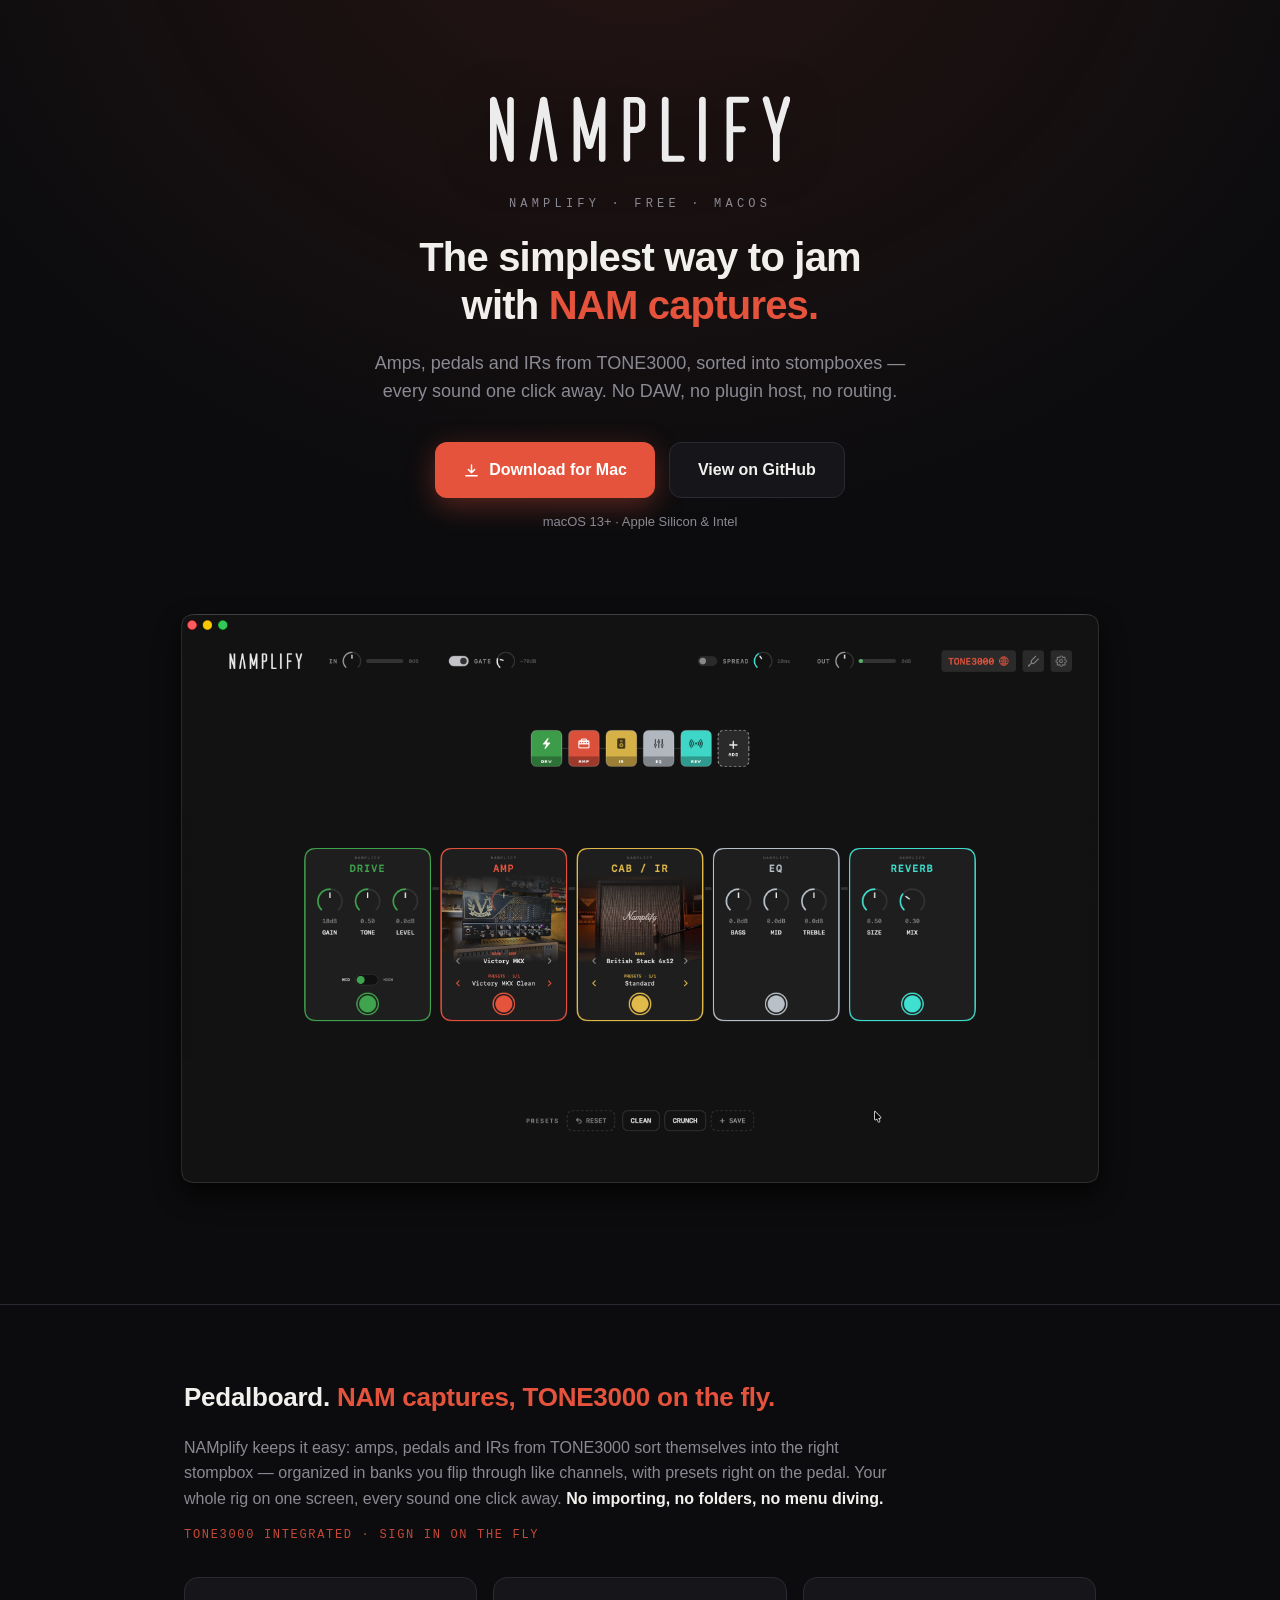
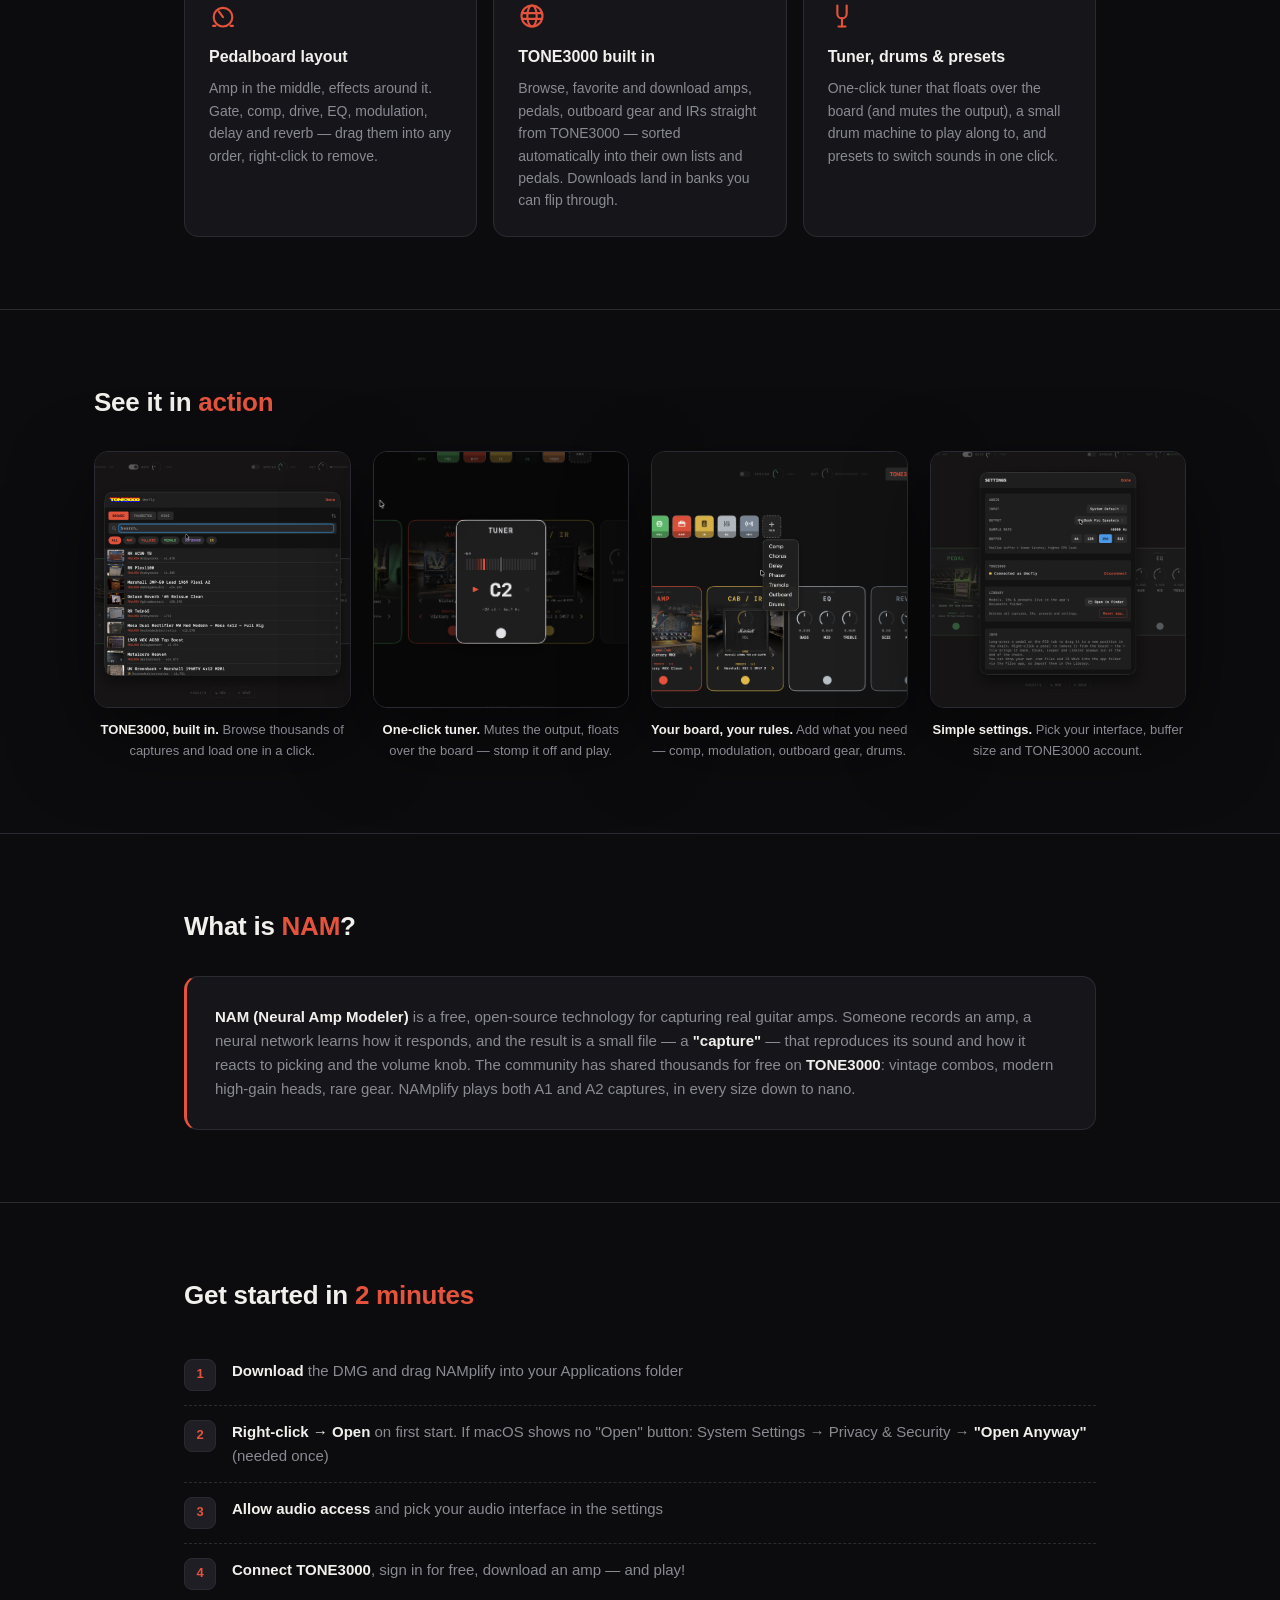
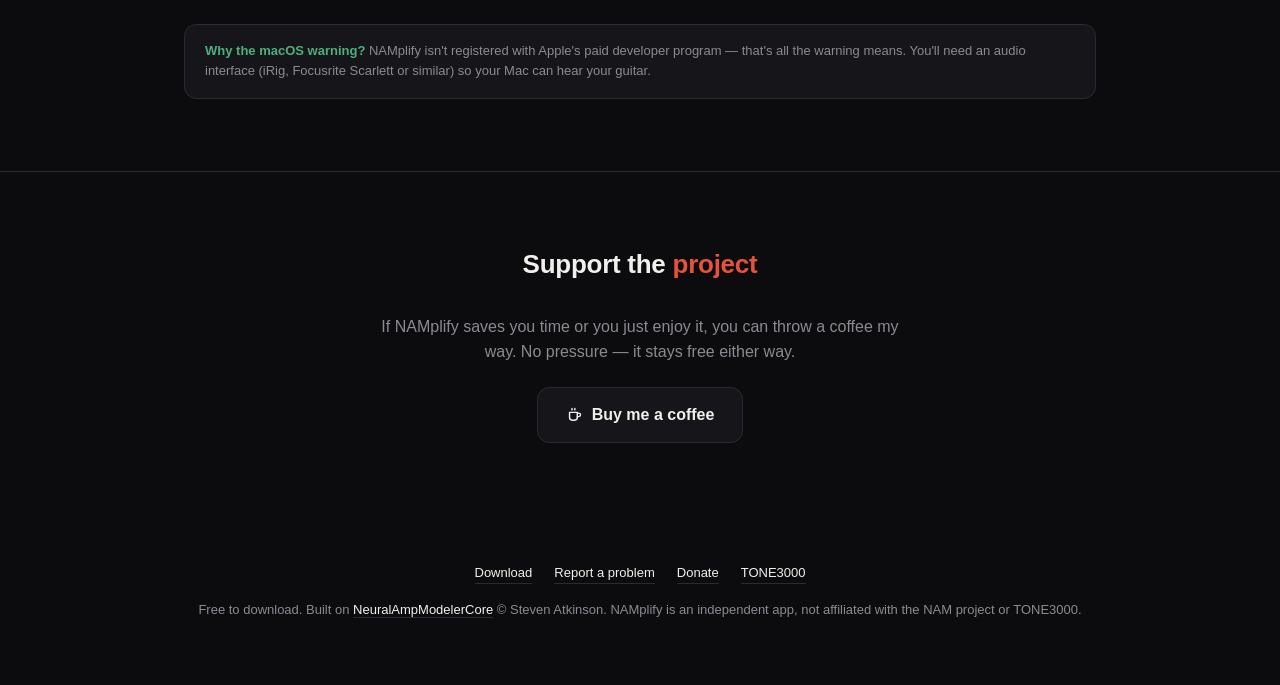
<file: docs/index.html>
<!DOCTYPE html>
<html lang="en">
<head>
<meta charset="UTF-8">
<meta name="viewport" content="width=device-width, initial-scale=1.0">
<title>NAMplify — Pedalboard. NAM captures, TONE3000 on the fly.</title>
<meta name="description" content="The simplest way to jam with NAM captures. TONE3000 integrated — every sound one click away. Free for macOS.">
<meta property="og:title" content="NAMplify — a pedalboard for your Mac">
<meta property="og:description" content="The simplest way to jam with NAM captures. TONE3000 integrated — every sound one click away.">
<meta property="og:image" content="assets/hero-board.png">
<link rel="icon" type="image/png" href="favicon.png">
<style>
  :root {
    --bg: #0c0c0e;
    --panel: #16161a;
    --panel-hi: #1e1e24;
    --stroke: #2a2a32;
    --text: #f2f0ec;
    --dim: #8a8a93;
    --accent: #e5533c;
    --accent-soft: rgba(229, 83, 60, .12);
    --green: #4caf7d;
  }
  * { margin: 0; padding: 0; box-sizing: border-box; }
  html { scroll-behavior: smooth; }
  body {
    background: var(--bg);
    color: var(--text);
    font-family: -apple-system, BlinkMacSystemFont, "Segoe UI", Roboto, Helvetica, Arial, sans-serif;
    line-height: 1.6;
    -webkit-font-smoothing: antialiased;
  }
  .mono { font-family: "SF Mono", ui-monospace, Menlo, Consolas, monospace; }
  .wrap { max-width: 960px; margin: 0 auto; padding: 0 24px; }
  .wide { max-width: 1140px; }

  /* Hero */
  header {
    padding: 96px 0 72px;
    text-align: center;
    background:
      radial-gradient(ellipse 60% 50% at 50% -10%, var(--accent-soft), transparent),
      var(--bg);
  }
  .wordmark { margin-bottom: 26px; }
  .wordmark svg {
    width: min(300px, 70vw);
    height: auto;
    fill: #ececec;
    filter: drop-shadow(0 6px 24px rgba(0, 0, 0, .4));
  }
  .brand {
    letter-spacing: .35em;
    font-size: 12px;
    color: var(--dim);
    text-transform: uppercase;
    margin-bottom: 18px;
  }
  h1 {
    font-size: clamp(26px, 4.2vw, 40px);
    font-weight: 800;
    letter-spacing: -.02em;
    line-height: 1.2;
  }
  h1 .hl { color: var(--accent); }
  .sub {
    margin: 20px auto 0;
    max-width: 560px;
    color: var(--dim);
    font-size: 18px;
  }
  .cta-row { margin-top: 36px; display: flex; gap: 14px; justify-content: center; flex-wrap: wrap; }
  .btn {
    display: inline-block;
    padding: 14px 28px;
    border-radius: 12px;
    font-weight: 700;
    font-size: 16px;
    text-decoration: none;
    transition: transform .12s ease, box-shadow .12s ease;
  }
  .btn:hover { transform: translateY(-2px); }
  .btn-primary {
    background: var(--accent);
    color: #fff;
    box-shadow: 0 8px 28px rgba(229, 83, 60, .35);
  }
  .btn-ghost {
    border: 1px solid var(--stroke);
    color: var(--text);
    background: var(--panel);
  }
  .hero-note { margin-top: 14px; font-size: 13px; color: var(--dim); }

  /* Screenshots */
  .shot {
    width: 100%;
    height: auto;
    display: block;
    border: 1px solid var(--stroke);
    border-radius: 14px;
    box-shadow: 0 30px 80px rgba(0, 0, 0, .5);
  }
  .hero-shot {
    margin: 56px auto 0;
    max-width: 1040px;
    padding: 0 24px;
  }
  /* Hero-PNG bringt seinen eigenen Schatten mit — kein Rahmen drumherum */
  .hero-shot .shot { border: 0; border-radius: 0; box-shadow: none; }


  /* Sections */
  section { padding: 72px 0; border-top: 1px solid var(--stroke); }
  h2 {
    font-size: 26px;
    font-weight: 800;
    letter-spacing: -.01em;
    margin-bottom: 28px;
  }
  h2 .tag { color: var(--accent); }
  .lead {
    color: var(--dim);
    font-size: 16px;
    max-width: 720px;
    margin: -12px 0 14px;
  }
  .lead strong { color: var(--text); }
  .lead-note {
    font-size: 12px;
    letter-spacing: .14em;
    text-transform: uppercase;
    color: var(--accent);
    opacity: .85;
    margin: 0 0 32px;
  }

  .grid {
    display: grid;
    grid-template-columns: repeat(auto-fit, minmax(260px, 1fr));
    gap: 16px;
  }
  .card {
    background: var(--panel);
    border: 1px solid var(--stroke);
    border-radius: 14px;
    padding: 24px;
  }
  .card h3 { font-size: 16px; margin-bottom: 8px; }
  .card p { color: var(--dim); font-size: 14px; }

  /* Line icons (UI style — stroke wie die App-Symbole, keine Emojis) */
  .lic {
    width: 28px;
    height: 28px;
    stroke: var(--accent);
    stroke-width: 1.8;
    fill: none;
    stroke-linecap: round;
    stroke-linejoin: round;
  }
  .card .lic { display: block; margin-bottom: 14px; }
  .btn {
    display: inline-flex;
    align-items: center;
    gap: 9px;
    justify-content: center;
  }
  .btn .lic {
    width: 17px;
    height: 17px;
    stroke: currentColor;
    stroke-width: 2;
  }

  /* Gallery: square shots — one tidy row on desktop, 2×2 on tablet */
  .gallery {
    display: grid;
    grid-template-columns: repeat(auto-fit, minmax(240px, 1fr));
    gap: 22px;
  }
  .gallery .shot { aspect-ratio: 1 / 1; object-fit: cover; }
  figure { margin: 0; }
  figure figcaption {
    margin-top: 12px;
    font-size: 13px;
    color: var(--dim);
    text-align: center;
  }
  figure figcaption strong { color: var(--text); }

  /* NAM explainer */
  .nam-box {
    background: var(--panel);
    border: 1px solid var(--stroke);
    border-left: 3px solid var(--accent);
    border-radius: 14px;
    padding: 28px;
    color: var(--dim);
    font-size: 15px;
  }
  .nam-box strong { color: var(--text); }

  /* Steps */
  ol.steps { list-style: none; counter-reset: n; }
  ol.steps li {
    counter-increment: n;
    display: flex;
    gap: 16px;
    padding: 14px 0;
    border-bottom: 1px dashed var(--stroke);
    color: var(--dim);
    font-size: 15px;
  }
  ol.steps li:last-child { border-bottom: 0; }
  ol.steps li::before {
    content: counter(n);
    flex: 0 0 30px;
    height: 30px;
    border-radius: 8px;
    background: var(--panel-hi);
    border: 1px solid var(--stroke);
    color: var(--accent);
    font-weight: 800;
    display: flex;
    align-items: center;
    justify-content: center;
    font-size: 13px;
  }
  ol.steps li strong { color: var(--text); }
  .warn {
    margin-top: 20px;
    padding: 16px 20px;
    background: var(--panel);
    border: 1px solid var(--stroke);
    border-radius: 12px;
    font-size: 13px;
    color: var(--dim);
  }
  .warn strong { color: var(--green); }

  /* Support */
  .support { text-align: center; }
  .support p { color: var(--dim); max-width: 520px; margin: 0 auto 22px; }

  /* Footer */
  footer { padding: 48px 0 64px; text-align: center; color: var(--dim); font-size: 13px; }
  footer a { color: var(--text); text-decoration: none; border-bottom: 1px solid var(--stroke); }
  footer a:hover { border-color: var(--accent); }
  .foot-links { margin-bottom: 16px; display: flex; gap: 22px; justify-content: center; flex-wrap: wrap; }
</style>
</head>
<body>

<header>
  <div class="wrap">
    <div class="wordmark" role="img" aria-label="NAMPLIFY">
      <!-- Wortmarke inline (aus Assets/Logo.imageset/logo.svg) — Farbe via CSS-fill -->
      <svg xmlns="http://www.w3.org/2000/svg" viewBox="0 0 271.8 59.7">
        <g>
          <path d="M127,33.4v23.3c0,1.7-1.2,2.8-2.9,2.9s-3-.9-3-2.4V3.5c0-1.6,1.4-2.7,2.9-2.7h8.8c4.3.3,7.9,3.8,7.9,8.2v16.7c0,4.3-3.9,7.5-8,7.8h-5.7ZM135,24.8v-15.4c0-1.7-1.3-3.2-3-3.2h-5s0,21.7,0,21.7h5.1c1.7,0,2.9-1.5,3-3.2Z"/>
          <g>
            <path d="M269.7,10.5l-7.2,24.3v22.3c0,1.6-1.6,2.6-3,2.6s-3.1-1-3.1-2.6v-22.1c0,0-2.7-8.8-2.7-8.8l-6.6-22.5c-.3-.9,0-1.8.6-2.4s1.4-1,2.3-1c1.6,0,2.7.9,3.1,2.4l4.9,17.2,1.5,5.4.8-2.8,5.5-19.3c.5-1.8,1.4-3,3.5-2.9s3.2,1.6,2.7,3.4l-2.1,7.1Z"/>
            <path d="M229.9,32.9h-9.6s0,24.2,0,24.2c0,1.6-1.5,2.6-3,2.6s-3-1-3-2.6V3.3c0-1.5,1.4-2.7,2.8-2.7h15.5c1.5,0,2.3,1.6,2.3,2.8s-.9,2.7-2.4,2.7h-12.3s0,21.2,0,21.2h9.2c1.3,0,2.2,1.4,2.4,2.4.1,1.4-.5,2.6-2,3.1Z"/>
          </g>
          <path d="M173.9,59.6h-15.8c-1.6,0-2.4-1.5-2.4-2.9V3.3c0-1.4,1.2-2.4,2.5-2.6s3.6.7,3.6,2.5v50.9s11.9,0,11.9,0c1.5,0,2.6,1.2,2.7,2.6s-.8,2.9-2.4,2.9Z"/>
          <path d="M192.5,59.6c-1.4,0-3.1-.9-3.1-2.5V3.8c0-1.9,1.1-3.2,3.1-3.2s3,1.1,3,2.8v53.4c0,1.7-1.2,2.9-3,2.9Z"/>
          <path d="M98.7,27.2l-.8,2.5-4.4,16.2c-.4,1.4-2.1,2.1-3.2,2.1s-3-.7-3.4-2.1l-2.6-9.6-2.6-9.4v30.2c0,1.6-1.6,2.7-3.1,2.6s-2.9-.9-2.9-2.5V3.5c0-1.5,1.2-2.5,2.6-2.7,1.4-.1,3.1.6,3.4,2.1l8.5,33.5,4.3-16.8,4.1-16.5c.4-1.5,1.6-2.3,3.1-2.3s2.9,1,2.9,2.6v53.6c0,1.6-1.4,2.6-2.9,2.6s-3-.8-3-2.3v-30.2Z"/>
        </g>
        <g>
          <path d="M18.8,59.6c-1.3,0-2.8-.6-3.1-1.8l-3.4-11.8-6.2-21v31.9c0,1.7-1.6,2.8-3.2,2.7-1.5,0-2.9-1.1-2.9-2.7V3.5C0,2.2,1,1.2,2.2.9c2.2-.5,3.5.8,4.1,2.7l9.3,32.6V3.5c.1-1.5,1.2-2.6,2.7-2.7s3.3,1,3.3,2.9v53.1c0,1.6-1,2.8-2.7,2.9Z"/>
          <path d="M48.5,19l-4.3,25.6-2.1,12.3c-.3,1.8-1.7,3-3.6,2.7s-2.8-1.6-2.5-3.4l3.7-20.7,2-11.5,3.6-20.9c.3-1.6,1.8-2.4,3.3-2.4s2.9.8,3.2,2.3l6.7,38.9,2.5,14.4c.3,1.8-1.1,3.2-2.9,3.3s-3-.8-3.2-2.3l-2.7-16.2-3.7-22.1Z"/>
        </g>
      </svg>
    </div>
    <div class="brand mono">NAMplify · free · macOS</div>
    <h1>The simplest way to jam<br>with <span class="hl">NAM captures.</span></h1>
    <p class="sub">Amps, pedals and IRs from TONE3000, sorted into stompboxes — every sound
    one click away. No DAW, no plugin host, no routing.</p>
    <div class="cta-row">
      <a class="btn btn-primary" href="https://github.com/Roccccky/NAMplify/releases/latest">
        <svg class="lic" viewBox="0 0 24 24"><path d="M12 4v11m0 0l-4.5-4.5M12 15l4.5-4.5M4 19.5h16"/></svg>
        Download for Mac</a>
      <a class="btn btn-ghost" href="https://github.com/Roccccky/NAMplify">View on GitHub</a>
    </div>
    <div class="hero-note">macOS 13+ · Apple Silicon &amp; Intel</div>
  </div>

  <div class="hero-shot">
    <img class="shot" src="assets/hero-board.png"
         alt="NAMplify app window: top bar with input, gate, stereo spread, output and tuner — below it the pedalboard with drive, a Tube Screamer pedal capture, NAM amp with Victory rig, Marshall cab/IR, EQ and tremolo as stompboxes">
  </div>

</header>

<section>
  <div class="wrap">
    <h2>Pedalboard. <span class="tag">NAM captures, TONE3000 on the fly.</span></h2>
    <p class="lead">NAMplify keeps it easy: amps, pedals and IRs from TONE3000 sort themselves
    into the right stompbox — organized in banks you flip through like channels, with presets
    right on the pedal. Your whole rig on one screen, every sound one click away.
    <strong>No importing, no folders, no menu diving.</strong></p>
    <p class="lead-note mono">TONE3000 integrated · sign in on the fly</p>
    <div class="grid">
      <div class="card">
        <!-- Knob-Icon: Ring + Zeiger, wie die Regler in der App -->
        <svg class="lic" viewBox="0 0 24 24"><circle cx="12" cy="13" r="8"/><path d="M12 13l-3.6-5"/><path d="M3.5 20.5h2M18.5 20.5h2"/></svg>
        <h3>Pedalboard layout</h3>
        <p>Amp in the middle, effects around it. Gate, comp, drive, EQ, modulation, delay and reverb — drag them into any order, right-click to remove.</p>
      </div>
      <div class="card">
        <!-- Globus-Icon (TONE3000) -->
        <svg class="lic" viewBox="0 0 24 24"><circle cx="12" cy="12" r="9"/><ellipse cx="12" cy="12" rx="4" ry="9"/><path d="M3.5 9.5h17M3.5 14.5h17"/></svg>
        <h3>TONE3000 built in</h3>
        <p>Browse, favorite and download amps, pedals, outboard gear and IRs straight from TONE3000 — sorted automatically into their own lists and pedals. Downloads land in banks you can flip through.</p>
      </div>
      <div class="card">
        <!-- Stimmgabel-Icon (Tuner) -->
        <svg class="lic" viewBox="0 0 24 24"><path d="M8 3v7a4 4 0 0 0 8 0V3"/><path d="M12 14v7"/><path d="M9 21h6"/></svg>
        <h3>Tuner, drums &amp; presets</h3>
        <p>One-click tuner that floats over the board (and mutes the output), a small drum machine to play along to, and presets to switch sounds in one click.</p>
      </div>
    </div>
  </div>
</section>

<section>
  <div class="wrap wide">
    <h2>See it in <span class="tag">action</span></h2>
    <div class="gallery">
      <figure>
        <img class="shot" src="assets/tone3000.png"
             alt="TONE3000 browser inside NAMplify listing amp captures, full rigs, pedals and IRs">
        <figcaption><strong>TONE3000, built in.</strong> Browse thousands of captures and load one in a click.</figcaption>
      </figure>
      <figure>
        <img class="shot" src="assets/tuner.png"
             alt="Tuner overlay centered over the dimmed pedalboard: segment meter with a wandering cursor, big note readout and cents/Hz line">
        <figcaption><strong>One-click tuner.</strong> Mutes the output, floats over the board — stomp it off and play.</figcaption>
      </figure>
      <figure>
        <img class="shot" src="assets/add-menu.png"
             alt="The + tile opens a menu to add comp, chorus, delay, phaser, tremolo, outboard or drums to the board">
        <figcaption><strong>Your board, your rules.</strong> Add what you need — comp, modulation, outboard gear, drums.</figcaption>
      </figure>
      <figure>
        <img class="shot" src="assets/settings.png"
             alt="Settings panel with audio device, buffer size and TONE3000 account">
        <figcaption><strong>Simple settings.</strong> Pick your interface, buffer size and TONE3000 account.</figcaption>
      </figure>
    </div>
  </div>
</section>

<section>
  <div class="wrap">
    <h2>What is <span class="tag">NAM</span>?</h2>
    <div class="nam-box">
      <strong>NAM (Neural Amp Modeler)</strong> is a free, open-source technology for capturing real
      guitar amps. Someone records an amp, a neural network learns how it responds, and the result is
      a small file — a <strong>"capture"</strong> — that reproduces its sound and how it reacts to
      picking and the volume knob. The community has shared thousands for free on
      <strong>TONE3000</strong>: vintage combos, modern high-gain heads, rare gear. NAMplify plays
      both A1 and A2 captures, in every size down to nano.
    </div>
  </div>
</section>

<section>
  <div class="wrap">
    <h2>Get started in <span class="tag">2 minutes</span></h2>
    <ol class="steps">
      <li><span><strong>Download</strong> the DMG and drag NAMplify into your Applications folder</span></li>
      <li><span><strong>Right-click → Open</strong> on first start. If macOS shows no "Open" button: System Settings → Privacy &amp; Security → <strong>"Open Anyway"</strong> (needed once)</span></li>
      <li><span><strong>Allow audio access</strong> and pick your audio interface in the settings</span></li>
      <li><span><strong>Connect TONE3000</strong>, sign in for free, download an amp — and play!</span></li>
    </ol>
    <div class="warn">
      <strong>Why the macOS warning?</strong> NAMplify isn't registered with Apple's paid developer
      program — that's all the warning means. You'll need
      an audio interface (iRig, Focusrite Scarlett or similar) so your Mac can hear your guitar.
    </div>
  </div>
</section>

<section class="support">
  <div class="wrap">
    <h2>Support the <span class="tag">project</span></h2>
    <p>If NAMplify saves you time or you just enjoy it, you can throw a coffee my way.
    No pressure — it stays free either way.</p>
    <a class="btn btn-ghost" href="https://paypal.me/martinhentze/3EUR">
      <svg class="lic" viewBox="0 0 24 24"><path d="M5 9h11v7a4 4 0 0 1-4 4H9a4 4 0 0 1-4-4V9z"/><path d="M16 10h2a2.5 2.5 0 0 1 0 5h-2"/><path d="M8.5 3.5v2M12.5 3.5v2"/></svg>
      Buy me a coffee</a>
  </div>
</section>

<footer>
  <div class="wrap">
    <div class="foot-links">
      <a href="https://github.com/Roccccky/NAMplify/releases/latest">Download</a>
      <a href="https://github.com/Roccccky/NAMplify/issues">Report a problem</a>
      <a href="https://paypal.me/martinhentze/3EUR">Donate</a>
      <a href="https://www.tone3000.com">TONE3000</a>
    </div>
    Free to download. Built on <a href="https://github.com/sdatkinson/NeuralAmpModelerCore">NeuralAmpModelerCore</a> © Steven Atkinson.
    NAMplify is an independent app, not affiliated with the NAM project or TONE3000.
  </div>
</footer>

</body>
</html>
</file>
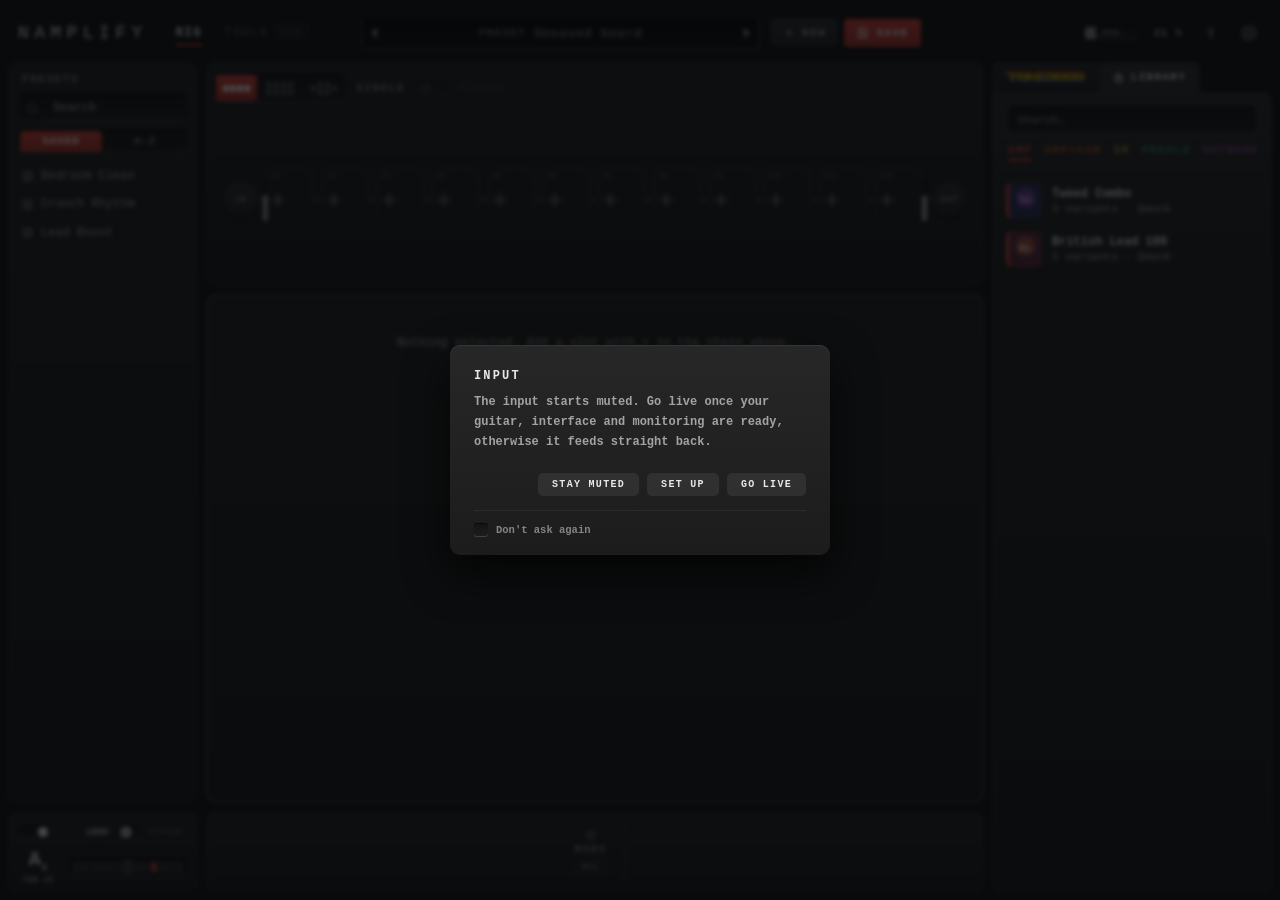
<file: ui/index.html>
<!doctype html>
<html lang="en">
<head>
<meta charset="utf-8">
<meta name="viewport" content="width=device-width,initial-scale=1,user-scalable=no">
<title>NAMplify</title>

<!-- Leeres Inline-Icon, damit der Browser in der Demo nicht /favicon.ico
     anfragt und die Konsole mit einem 404 füllt. -->
<link rel="icon" href="data:,">


<!-- Die UI wird mit dem Programm ausgeliefert: kein CDN, keine Webfonts, keine
     Fremdbibliotheken. Symbole sind gezeichnete Pfade (icons.js), die Wortmarke
     ist Systemschrift (Monospace).

     In einem normalen Browser läuft dieselbe Datei mit Demo-Daten (mock.js). -->

<link rel="stylesheet" href="handschrift.css">
<link rel="stylesheet" href="theme.css">
<link rel="stylesheet" href="layout.css">
<link rel="stylesheet" href="rig.css">
<link rel="stylesheet" href="controls.css">
<link rel="stylesheet" href="cards.css">
<link rel="stylesheet" href="drawer.css">
<link rel="stylesheet" href="overlays.css">
</head>

<body>

<div id="root" class="root" data-zoom="2">

  <!-- Kopfleiste -->
  <!-- Links die Wortmarke, mittig das geladene Preset, rechts die Symbole. Die
       Pegel stehen unten am Schreibtisch. -->
  <header class="header">
    <div class="header-left">
      <div class="brand" id="brand" role="img" aria-label="NAMplify"><span class="brand-word">NAMPLIFY</span></div>
      <!-- Räume: RIG ist das Brett, TOOLS Looper und Co. -->
      <nav class="rooms" id="rooms" aria-label="Rooms">
        <button data-room="rig">RIG</button>
        <!-- Looper, Beat Machine und Recorder sind noch nicht fertig. Der
             Reiter ist sichtbar, lässt sich aber nicht öffnen. -->
        <button data-room="tools" disabled title="Looper, beat machine and recorder: coming soon">TOOLS<span class="room-soon">SOON</span></button>
      </nav>
    </div>
    <div class="header-center" id="preset-display"></div>
    <div class="header-right">
      <button class="icon-button" id="btn-tuner" title="Tuner" aria-label="Tuner"></button>
      <button class="icon-button" id="btn-settings" title="Settings" aria-label="Settings"></button>
    </div>
  </header>

  <!-- Stumm-Streifen -->
  <div class="mute-banner" id="mute-banner" hidden>
    <span class="mute-banner-text">Muted &mdash; nothing is coming out. The tuner still hears you.</span>
    <button class="mute-banner-button" id="btn-go-live">GO LIVE</button>
  </div>

  <!-- Arbeitsfläche: links die Presets, in der Mitte oben die Kette (eine oder
       zwei Spuren), darunter die Karte des gewählten Slots, unten die
       Fußschalter. Rechts der Browser (TONE3000 und eigene Bibliothek), immer
       offen. -->
  <div class="workspace">
    <div class="side-col">
      <aside class="panel presets-panel" id="presets-panel" aria-label="Presets"></aside>
      <!-- Kleines Stimmgerät, so hoch wie die Fußschalter daneben, damit die
           Unterkanten eine Linie bilden. -->
      <section class="panel mini-tuner-card" id="mini-tuner-card" aria-label="Tuner"></section>
    </div>

    <main class="center">
      <section class="panel chain-panel" id="chain-panel" aria-label="Signal chain"></section>
      <section class="panel slot-card" id="slot-card" aria-label="Selected slot"></section>
      <section class="panel foot-panel" id="foot-panel" aria-label="MIDI footswitches"></section>
    </main>

    <aside class="panel drawer" id="drawer" aria-label="Browser">
      <div class="drawer-body" id="drawer-body"></div>
    </aside>
  </div>

  <!-- Raum TOOLS: alle Werkzeuge untereinander, jedes als Streifen (tools.js). -->
  <div class="tools-room" id="tools-room" hidden>
    <main class="center">
      <div class="tool-zone" id="tool-zone" aria-label="Tools"></div>
    </main>
  </div>


</div>

<!-- Overlays -->
<div class="overlay" id="overlay-tuner" hidden></div>
<div class="overlay" id="overlay-settings" hidden></div>
<div class="overlay" id="overlay-dialog" hidden></div>
<div class="overlay-menu" id="overlay-menu" hidden></div>

<div class="toast-slot" id="toast-slot" aria-live="polite"></div>

<script type="module" src="app.js"></script>
</body>
</html>
</file>
<file: ui/handschrift.css>
/* Gemeinsame Grundwerte für NAMplify und RUSHplify: Flächen, Schrift, Farben,
   Bewegung.

   Nur Grundwerte, keine Klassen und keine Bauteilgrößen. Was welche Fläche
   bekommt, steht in theme.css. */

:root {
  /* Blech: sechs Stufen vom tiefsten Grund bis zur Kante */
  --hs-m0: #0d0d0d;
  --hs-m1: #121212;   /* Fenstergrund */
  --hs-m2: #1a1a1a;
  --hs-m3: #1e1e1e;
  --hs-m4: #2a2a2a;
  --hs-m5: #333333;

  /* Flächen */
  --hs-shell-top: #232323;
  --hs-shell-bot: #1b1b1b;
  --hs-zone-edge: #262626;
  --hs-zone-gap: 8px;
  --hs-zone-radius: 10px;
  --hs-edge: #2f2f2f;
  --hs-edge-off: #272727;

  /* Schrift: vier Helligkeiten, eine Familie */
  --hs-ink: #e8e8e8;
  --hs-dim: #a3a3a3;
  --hs-far: #858585;
  --hs-off: #4c4c4c;
  --hs-font: ui-monospace, "SF Mono", SFMono-Regular, Menlo, Consolas, "Liberation Mono", monospace;

  /* Rot für Hervorhebungen */
  --hs-hl: #d4453c;
  --hs-hl-deep: #a8342d;
  --hs-hl-ink: #ec6a61;
  --hs-hl-fill: linear-gradient(180deg, #d4453c, #a8342d);

  /* Türkis nur für Auswahl und Fokus, nie als Fläche */
  --hs-acc: #4fc8d2;

  --hs-ok: #4caf6d;
  --hs-warn: #d9a520;

  /* Mulde (eingelassen) und Erhabenes */
  --hs-well-top: #141414;
  --hs-well-bot: #1d1d1d;
  --hs-well-lip: #414141;
  --hs-raise-top: #2f2f2f;
  --hs-raise-bot: #242424;
  --hs-raise-shadow: 0 1px 0 rgba(255,255,255,.06) inset, 0 -1px 0 rgba(0,0,0,.4) inset, 0 1px 3px rgba(0,0,0,.4);

  /* Glas: Anzeigen, Bildschirmzeilen */
  --hs-screen-top: #050708;
  --hs-screen-bot: #0d1012;
  --hs-screen-edge: #3c4145;
  --hs-screen-edge-t: #23272a;
  --hs-screen-text: #cbd1d4;
  --hs-screen-dim: #6a6e71;
  --hs-screen-arrow: #8e9296;

  /* Linien und Auflagen */
  --hs-switch-edge: #3b3b3b;
  --hs-stroke: #333333;
  --hs-stroke-bright: #4a4a4a;
  --hs-tint-1: rgba(255,255,255,.04);
  --hs-tint-2: rgba(255,255,255,.07);
  --hs-tint-3: rgba(255,255,255,.11);

  /* Bewegung */
  --hs-ease: cubic-bezier(.2, .8, .25, 1);
}
</file>
<file: ui/theme.css>
/* Farben und Maße der UI. Die Grundwerte (Blech, Schrift, Glas, Rot) kommen aus
   handschrift.css. Hier steht, welches Bauteil welchen Wert trägt. Jede Größe
   und Farbe steht hier, nicht verstreut. */

/* hidden muss immer verstecken. Die Browserregel [hidden] { display: none } ist
   die schwächste, jede Klasse mit display: flex überschreibt sie. */
[hidden] { display: none !important; }

:root {
  /* Eingebaute Browserelemente (Scrollbalken, Auswahlfelder) dunkel. */
  color-scheme: dark;

  /* Blech: ruhiges Anthrazit, wenig Tiefe. */
  --metal-0:  var(--hs-m0);   /* tiefster Grund */
  --metal-1:  var(--hs-m1);   /* Fenstergrund */
  --metal-2:  var(--hs-m2);   /* Leisten */
  --metal-3:  var(--hs-m3);   /* Karten */
  --metal-4:  var(--hs-m4);   /* erhabene Flächen */
  --metal-5:  var(--hs-m5);   /* Kanten */
  --stroke:   var(--hs-stroke);   /* Ringspur, dünne Linien */

  /* Kartengehäuse: flacher, wärmerer Verlauf. */
  --shell-top:    var(--hs-shell-top);
  --zone-edge:    var(--hs-zone-edge);   /* Kante der Flächen */
  --shell-bottom: var(--hs-shell-bot);
  --edge:         var(--hs-edge);   /* Kante, wenn die Karte an ist */
  --edge-off:     var(--hs-edge-off);   /* Kante, wenn aus */

  /* Fußschalter: Ring mit dunkler Scheibe, die sich eingeschaltet mit Farbe
     füllt. */
  --switch-edge: var(--hs-switch-edge);
  --switch-top:  #2d2d2d;
  --switch-bot:  #242424;
  --status-off:  #272727;

  /* Mulden: flacher Verlauf, dunkel oben, hell unten (Lippe). Nicht
     reinschwarz, sonst wirkt es wie ein Loch. */
  --well-top:    var(--hs-well-top);
  --well-bot:    var(--hs-well-bot);
  --well-lip:    var(--hs-well-lip);
  --well-bg:     linear-gradient(180deg, var(--well-top), var(--well-bot));
  --well-shadow: inset 0 1px 0 rgba(0,0,0,.55), inset 0 -1px 0 var(--well-lip);

  /* Erhabenes: hell von oben, Schatten nach unten. Ein Satz für alle Bauteile,
     die aus dem Blech herauskommen (Knöpfe, Größenstufen, Kacheln). */
  --raise-top:    var(--hs-raise-top);
  --raise-bottom: var(--hs-raise-bot);
  --raise-bg:     linear-gradient(180deg, var(--raise-top), var(--raise-bottom));
  --raise-shadow: var(--hs-raise-shadow);

  /* Was über einem Bild oder einer Vorschau liegt, bekommt einen Schatten als
     Kante, keinen zweiten Rahmen. */
  --lift-1: 0 1px 3px rgba(0,0,0,.55);
  --lift-2: 0 2px 6px rgba(0,0,0,.6), 0 0 2px rgba(0,0,0,.5);

  /* Hof: ein Schatten in der Farbe der Karte. Auf blankem Blech unsichtbar,
     über einem Vorschaubild hebt er Schrift und Scheibe ab. */
  --halo:      var(--shell-bottom);
  /* Eng an der Schrift, damit die Buchstaben freigestellt werden, ohne die
     Karte abzudunkeln. */
  --halo-text: 0 0 2px var(--halo), 0 0 3px var(--halo);
  /* 3 px weich, feste Größe, ohne spread. Mit spread entsteht ein grauer Ring,
     und mit --scale würde er auf großen Fenstern zur Wolke. */
  --halo-ring: 0 0 3px var(--halo);

  /* Schrift: durchgehend Monospace, damit Zahlen beim Zählen nicht springen und
     Beschriftungen bündig stehen. --font-sans für seltenen Fließtext. */
  /* Anzeigefeld: dunkle Scheibe mit heller Kante wie ein eingesetztes Display.
     Bankname hell, Variante gedämpft darunter. */
  --screen-top:    var(--hs-screen-top);
  --screen-bot:    var(--hs-screen-bot);
  --screen-edge:   var(--hs-screen-edge);
  --screen-edge-t: var(--hs-screen-edge-t);
  --screen-text:   var(--hs-screen-text);
  --screen-dim:    var(--hs-screen-dim);
  --screen-arrow:  var(--hs-screen-arrow);

  /* Schriftfarben neutral wie das Blech. */
  --ink:      var(--hs-ink);
  --ink-dim:  var(--hs-dim);
  --ink-far:  var(--hs-far);
  --ink-off:  var(--hs-off);

  --font-mono: var(--hs-font);
  --font-sans: -apple-system, BlinkMacSystemFont, "Segoe UI", Roboto,
               "Helvetica Neue", Arial, sans-serif;
  --font: var(--font-mono);

  /* Kartenfarben. Sie kommen vom Programm, das hier sind die Rückfallwerte. Bei
     Änderungen drei Stellen anpassen: plugin/src/ui/WebBridge.cpp (Quelle),
     hier und ui/mock.js. */
  --c-gate:     #8d99a8;   /* kühles Grau */
  --c-comp:     #46b4e6;   /* Hellblau */
  --c-drive:    #5fb03a;   /* sattes Grün */
  --c-pedal:    #2fbf9c;   /* Türkis, Pedal */
  --c-amp:      #e04a3a;   /* Rot, Programmfarbe */
  --c-eq:       #c4ccd6;   /* Silbergrau */
  --c-cab:      #e8c34a;   /* Bernstein */
  --c-outboard: #b25ad0;   /* Pflaumenviolett */
  --c-chorus:   #4a86e8;   /* Blau */
  --c-flanger:  #8a6ae8;   /* Blauviolett */
  --c-phaser:   #f0912a;   /* Orange */
  --c-tremolo:  #e56aa8;   /* Pink */
  --c-delay:    #4e9f72;   /* gedecktes Grün */
  --c-reverb:   #3fc3e0;   /* Cyan */
  --c-looper:   #d9d9d9;   /* helles Grau, die Farbe tragen die Spuren */
  --c-drums:    #949aa3;   /* Grau */
  --c-recorder: #d24a3c;   /* Rot, Aufnahme */

  /* Hauptfarbe für Hervorhebungen: gewählter Kachelrahmen, aktive Zeile,
     bestätigender Knopf, Eingabefeld unter dem Zeiger. Das Rot des Programms.
     --accent ist ein älterer Alias. */
  --highlight:      var(--hs-hl);
  --highlight-deep: var(--hs-hl-deep);   /* gedrückt, und der Grund unter dem Zeiger */
  --highlight-soft: #3a1512;   /* getönte Fläche, etwa der Stumm-Streifen */
  --highlight-ink:  #f0c9c5;   /* Schrift auf getönter Fläche */

  /* Was an ist, ist ganz gefüllt, nicht nur umrandet oder eingefärbt. So sieht
     man es auch aus Abstand. Gilt für aktive Reiter, gewählte Seiten und
     eingerastete Schalter. */
  --highlight-fill:      linear-gradient(180deg, var(--highlight), var(--highlight-deep));
  --highlight-fill-ink:  #fff;
  --accent:  var(--highlight);

  --ok:      var(--hs-ok);
  --warn:    var(--hs-warn);
  --error:   #e2574c;

  /* Schwebende Flächen: Dialog, Kontextliste, Toast. Ein Satz für alle, neutral
     wie Karten und Leisten. */
  --panel-top:    #272727;
  --panel-bottom: #1c1c1c;
  --panel-bg:     linear-gradient(180deg, var(--panel-top), var(--panel-bottom));
  --panel-edge:   rgba(255,255,255,.07);
  --panel-shadow: 0 18px 44px rgba(0,0,0,.7), inset 0 1px 0 var(--panel-edge);

  /* Linien und Auflagen in drei Stufen: ruhend, unter dem Zeiger, eingerastet. */
  --tint-1:  var(--hs-tint-1);
  --tint-2:  var(--hs-tint-2);
  --tint-3:  var(--hs-tint-3);

  --hairline:      rgba(255,255,255,.06);   /* Trennlinie auf heller Fläche */
  --hairline-dark: #0b0b0b;                 /* Trennlinie zwischen Flächen */
  --stroke-bright: var(--hs-stroke-bright);                 /* Kante unter dem Zeiger */

  /* Pegelskala. Der Verlauf liegt auf der ganzen Bahn, die Füllung wird mit
     clip-path beschnitten. Läge er auf dem wachsenden Füllstück, liefe er bei
     jedem Pegel ganz durch.

     Kein Grün, die UI ist sonst monochrom mit farbigen Karten. Normal neutral
     hell, oben warm, ganz oben rot. */
  --meter-calm: #a0a0a0;
  /* Harte Stufen statt Verlauf, damit die Grenze an einer festen Stelle steht.
     Dieselbe Bahn für Pegel, CPU und Recorder. */
  /* Die Kanten liegen auf dB-Marken: ab −6 dB warm, über 0 dB rot. Auf der
     Skala von pegelSkala (−36 … +12 dB) sind das 62,5 % und 75 %. */
  --meter-scale: linear-gradient(90deg,
                 var(--meter-calm) 0 62.5%,
                 var(--warn)      62.5% 75%,
                 var(--error)     75% 100%);
  --meter-scale-up: linear-gradient(0deg,
                    var(--meter-calm) 0 62.5%,
                    var(--warn)      62.5% 75%,
                    var(--error)     75% 100%);

  /* Größen. Grundzahlen: Pedal 152×260, Ecke 16, Reglerring 28. --scale setzt
     app.js. */
  --scale: 1.4;

  /* Maße der Karte, alle abhängig von --scale. */
  --pedal-w:      calc(152px * var(--scale));
  --pedal-h:      calc(260px * var(--scale));
  --artwork-top:  calc(92px * var(--scale));
  --artwork-h:    calc(122px * var(--scale));
  --corner:       calc(16px * var(--scale));
  --pedal-gap:    14px;
  --row-fade:     56px;

  --content-top:    calc(13px * var(--scale));
  --content-inset:  calc(13px * var(--scale));
  --knob-gap:       calc(11px * var(--scale));
  --screen-h:       calc(40px * var(--scale));
  --screen-inset:   calc(13px * var(--scale));
  --row-to-screen:  calc(8px * var(--scale));
  --screen-pad-x:   calc(8px * var(--scale));
  --screen-pad-y:   calc(7px * var(--scale));
  --row-gap:        calc(4px * var(--scale));
  --row-to-switch:  calc(12.5px * var(--scale));
  --switch-band:    calc(42px * var(--scale));
  --steps-to-switch: calc(9px * var(--scale));
  --switch-row-h:   calc(32px * var(--scale));

  /* Schaltschienen (NORM/RAW, Kippschalter, Stufenschalter) teilen sich einen
     Satz Maße. */
  --switch-rail-h:  calc(14px * var(--scale));
  --switch-dot:     calc(10px * var(--scale));
  --switch-font:    calc(6.5px * var(--scale));

  --knob-ring:      calc(28px * var(--scale));
  --knob-ring-w:    calc(2.1px * var(--scale));
  --knob-ptr-w:     calc(2px * var(--scale));
  --knob-ptr-h:     calc(8px * var(--scale));
  --knob-ptr-y:     calc(-9px * var(--scale));
  --knob-cap-gap:   calc(7px * var(--scale));
  --knob-cap-h:     calc(12px * var(--scale));
  --knob-cap-pt:    calc(8px * var(--scale));

  /* Kompaktregler (IN/OUT, GATE/SPREAD, Looper-Spur) haben feste Größen. */
  --knobc-ring:     21px;
  --knobc-ptr-w:    1.6px;
  --knobc-ptr-h:    6px;
  --knobc-ptr-y:    -6.5px;
  --knobc-cap-pt:   9px;
  --knobc-cap-w:    44px;

  --bank-font:   calc(7px * var(--scale));
  --preset-font: calc(5.8px * var(--scale));

  --tile-w: 46px;
  --tile-h: 54px;
  --tile-gap: 10px;

  /* Aliasnamen für bestehende Verwendungen. */
  --card-w:  var(--pedal-w);
  --card-h:  var(--pedal-h);
  --card-gap: var(--pedal-gap);
  --knob:    var(--knob-ring);
  --knob-sm: var(--knobc-ring);
  --radius:  var(--corner);

  /* Luft über der Wortmarke für die Fensterknöpfe. Die Titelleiste selbst liegt
     außerhalb der Seite (plugin/src/PluginEditor.h, titleBarHeight). */
  --header-h: 62px;
  --header-top: 4px;

  /* Lasche der Schublade, offen schmaler. */
  --drawer-tab-w:  48px;
  --drawer-tab-h: 224px;

  --ease: var(--hs-ease);
}

/* --scale setzt app.js direkt auf :root, wo die Größen-Tokens var(--scale)
   ausrechnen. Auf einem Kind gesetzt, blieben die Tokens beim :root-Wert.
   data-zoom markiert nur die Stufe. */
* { box-sizing: border-box; }

html, body {
  margin: 0;
  padding: 0;
  height: 100%;
  overflow: hidden;
  background: var(--metal-1);
  color: var(--ink);
  font-family: var(--font);
  font-size: 13px;
  /* Fett (700): auf dunklem Grund wirkt die kleine Monospace-Schrift sonst zu
     dünn. SF Mono hat echte Schnitte bis Bold, deshalb nicht 800. */
  font-weight: 700;
  -webkit-font-smoothing: antialiased;
  user-select: none;
  -webkit-user-select: none;
  cursor: default;
}

button {
  font: inherit;
  color: inherit;
  background: none;
  border: 0;
  padding: 0;
  cursor: pointer;
}

input {
  font: inherit;
  color: var(--ink);
  background: var(--well-bg);
  border: 1px solid var(--metal-5);
  border-radius: 4px;
  padding: 5px 8px;
  box-shadow: var(--well-shadow);
  outline: none;
}
input:focus { border-color: var(--highlight); }

::-webkit-scrollbar { height: 7px; width: 7px; }
::-webkit-scrollbar-track { background: var(--metal-0); }
::-webkit-scrollbar-thumb { background: var(--metal-5); border-radius: 4px; border: 1px solid var(--metal-0); }
::-webkit-scrollbar-thumb:hover { background: var(--stroke-bright); }
::-webkit-scrollbar-corner { background: var(--metal-0); }
* { scrollbar-width: thin; scrollbar-color: var(--metal-5) var(--metal-0); }

/* Gebürstetes Blech: feine, gerichtete Struktur für große Flächen. */
.brushed {
  background-image:
    repeating-linear-gradient(90deg,
      rgba(255,255,255,.014) 0 1px,
      rgba(0,0,0,.014) 1px 2px);
}

.well {
  background: var(--well-bg);
  box-shadow: var(--well-shadow);
  border-radius: 4px;
}

.raised {
  background: var(--raise-bg);
  box-shadow: var(--raise-shadow);
}

.label {
  font-size: 8px;
  letter-spacing: .16em;
  text-transform: uppercase;
  color: var(--ink-far);
  white-space: nowrap;
}

.mono { font-family: var(--font-mono); font-variant-numeric: tabular-nums; }

/* Für alles, was von selbst verschwindet. Angehaltene Übergänge holt app.js
   nach, wenn das Fenster wieder sichtbar wird. */
.fade { transition: opacity .18s var(--ease); }
</file>
<file: ui/layout.css>
/* Fensteraufbau */

.root {
  display: grid;
  grid-template-rows: var(--header-h) auto 1fr;
  height: 100vh;

  /* Die Zeilen werden ausdrücklich vergeben. Sonst fällt ein ausgeblendetes
     Kind aus dem Raster und alles dahinter rutscht hoch. */
  /* Einfarbig, weil die Titelleiste nur eine Farbe kann. Sie bekommt denselben
     Wert (plugin/src/ui/DarkTitleBar.mm). */
  background: var(--metal-1);
}

/* Kopfleiste */
/* Ohne eigenen Hintergrund und ohne Trennlinie. Links die Wortmarke, mittig die
   Anzeige, rechts die Symbole, alle auf einer Mittellinie. */
.header {
  grid-row: 1;
  display: flex;
  align-items: center;
  gap: 12px;
  padding: var(--header-top) 16px 0 18px;
  background: none;
  z-index: 30;
}

/* Die Wortmarke ist Systemschrift: Monospace, dünn, weit gesperrt. */
.header-left { flex: 1 1 0; min-width: 0; display: flex; align-items: center; gap: 18px; }
.brand { flex: none; display: flex; align-items: center; }

/* Räume: Reiter mit Linie unter dem gewählten. */
.rooms { display: flex; gap: 2px; }
.rooms button {
  position: relative;
  height: 30px;
  padding: 0 10px;
  border-radius: 6px;
  color: var(--ink-far);
  font: 700 12px/1 var(--font-mono);
  letter-spacing: .14em;
  transition: color .12s var(--ease), background .12s var(--ease);
}
.rooms button:hover:not(:disabled) { color: var(--ink); background: var(--tint-1); }
/* Gesperrter Raum: gedimmt, mit einem kleinen SOON daneben. */
.rooms button:disabled { opacity: .45; cursor: default; }
.room-soon {
  margin-left: 6px;
  padding: 2px 4px 1px;
  border: 1px solid currentColor;
  border-radius: 3px;
  font-size: 8px;
  letter-spacing: .12em;
  vertical-align: 2px;
}
.rooms button[data-on="true"] { color: var(--ink); }
.rooms button[data-on="true"]::after {
  content: "";
  position: absolute;
  left: 10px; right: 10px; bottom: 2px;
  height: 2px;
  border-radius: 1px;
  background: var(--highlight);
}
.brand-word {
  font-family: var(--font-mono);
  font-weight: 300;
  font-size: 18px;
  line-height: 1;
  letter-spacing: .3em;
  color: var(--ink);
  white-space: nowrap;
  user-select: none;
}

.header-center { flex: 0 1 560px; min-width: 200px; display: flex; justify-content: center; align-items: center; gap: 10px; }
.header-center .screen-display { flex: 1 1 380px; min-width: 0; }

/* NEW und SAVE neben der Anzeige. */
.header-rig-buttons { display: flex; gap: 6px; flex: none; }
.hs-btn {
  display: inline-flex; align-items: center; gap: 6px;
  height: 28px; padding: 0 12px;
  border: 0; border-radius: 4px;
  background: linear-gradient(180deg, var(--hs-raise-top), var(--hs-raise-bot));
  box-shadow: var(--hs-raise-shadow);
  color: var(--hs-dim);
  font: 700 11px/1 var(--hs-font);
  letter-spacing: .14em;
  cursor: pointer;
}
.hs-btn svg { width: 14px; height: 14px; }
.hs-btn:hover { color: var(--hs-ink); }
.hs-btn[data-dirty="true"] { background: var(--hs-hl-fill); color: #fff; box-shadow: none; }
.hs-btn[data-dirty="true"]:hover { filter: brightness(1.12); }

.header-right {
  flex: 1 1 0;
  display: flex;
  justify-content: flex-end;
  align-items: center;
  gap: 8px;
}

/* Anzeige: dunkles Glas, helle Kante oben, Dreieckspfeile. */
.screen-display {
  position: relative;
  display: flex;
  align-items: center;
  width: 100%;
  height: 34px;
  background: linear-gradient(180deg, var(--screen-top), var(--screen-bot, var(--screen-top)));
  border: 1px solid var(--screen-edge, var(--stroke));
  border-top-color: var(--screen-edge-t);
  border-radius: 5px;
  user-select: none;
}
.screen-display-arrow {
  flex: none;
  display: flex;
  align-items: center;
  justify-content: center;
  width: 24px;
  height: 100%;
  color: var(--screen-arrow);
}
.screen-display-arrow::before {
  content: "";
  width: 6px; height: 10px;
  background: currentColor;
  clip-path: polygon(100% 0, 0 50%, 100% 100%);
}
.screen-display-arrow[data-dir="right"]::before { clip-path: polygon(0 0, 100% 50%, 0 100%); }
.screen-display-arrow:hover { color: var(--screen-text); }
.screen-display-value {
  flex: 1;
  min-width: 0;
  height: 100%;
  display: flex;
  align-items: center;
  justify-content: center;
  gap: 8px;
  padding: 0 4px;
  color: var(--screen-text);
  font: 600 13px/1 var(--font-mono);
  letter-spacing: .04em;
}
.screen-display-value b { flex: none; color: var(--screen-dim); font-weight: 600; font-size: 11px; letter-spacing: .12em; }
.screen-display-value span { min-width: 0; overflow: hidden; text-overflow: ellipsis; white-space: nowrap; }
.screen-display-value span[data-empty="true"] { color: var(--screen-dim); }

.screen-display[data-preview="true"] { border-color: var(--highlight); }
.screen-display[data-preview="true"] .screen-display-value span { color: var(--hs-hl-ink); }
.screen-display-value { cursor: ns-resize; }

/* Liste unter der Anzeige: so breit wie die Anzeige, dunkles Blech, der
   geladene Eintrag mittig. */
.screen-dial {
  position: absolute;
  z-index: 60;
  top: calc(100% + 6px);
  left: 0; right: 0;
  min-width: 220px;
  padding: 6px;
  background: var(--metal-2);
  border: 1px solid var(--metal-4);
  border-radius: 7px;
  box-shadow: 0 12px 30px rgba(0,0,0,.45);
}
.screen-dial small { display: block; padding: 2px 6px 6px; color: var(--ink-far); font-size: 11px; letter-spacing: .14em; }
.screen-dial-row {
  display: flex;
  gap: 8px;
  width: 100%;
  padding: 5px 6px;
  border-radius: 5px;
  color: var(--ink-dim);
  font: 500 12px/1.2 var(--font-mono);
  text-align: left;
  white-space: nowrap;
  overflow: hidden;
}
.screen-dial-row span { overflow: hidden; text-overflow: ellipsis; }
.screen-dial-row b { flex: none; min-width: 26px; color: var(--ink-far); font-weight: 500; }
.screen-dial-row[data-cur="true"] { color: var(--ink); }
.screen-dial-row[data-on="true"] { background: var(--metal-4); color: var(--ink); }
.screen-dial-row[data-on="true"] b { color: var(--hs-hl-ink); }
.screen-dial-list { max-height: min(60vh, 420px); overflow-y: auto; scrollbar-width: thin; display: flex; flex-direction: column; gap: 1px; }
.screen-dial-list .screen-dial-row:hover { background: var(--metal-3); color: var(--ink); }
.screen-dial-list .screen-dial-row[data-on="true"]:hover { background: var(--metal-4); }
.screen-dial-empty { padding: 8px 6px; color: var(--ink-far); font-size: 12px; }

.header-sep {
  width: 1px;
  height: 22px;
  background: linear-gradient(180deg, transparent, var(--stroke-bright), transparent);
}

.icon-button {
  width: 30px; height: 30px;
  display: grid; place-items: center;
  border-radius: 6px;
  color: var(--ink-dim);
  transition: color .12s var(--ease), background .12s var(--ease);
}
.icon-button:hover { color: var(--ink); background: var(--tint-1); }
.icon-button[data-active="true"] { color: var(--highlight); }
.icon-button svg { width: 16px; height: 16px; }

/* Stumm-Streifen */
/* Der Streifen nimmt bewusst Platz weg. Der stumme Start schützt vor
   Rückkopplung und soll nicht übersehen werden. */
.mute-banner {
  grid-row: 2;
  display: flex;
  align-items: center;
  justify-content: center;
  gap: 16px;
  height: 34px;
  background: var(--highlight-soft);
  border-bottom: 1px solid var(--stroke);
  z-index: 25;
}

.mute-banner-text {
  font-size: 12px;
  letter-spacing: .03em;
  color: var(--highlight-ink);
}

.mute-banner-button {
  padding: 4px 14px;
  border-radius: 4px;
  font-size: 10px;
  letter-spacing: .16em;
  /* Derselbe bestätigende Knopf wie überall: Hauptfarbe, heller Rand oben. */
  background: var(--highlight-fill);
  color: var(--highlight-fill-ink);
}
.mute-banner-button:hover { filter: brightness(1.12); }

/* Pegelpaar */
/* Regler und Anzeige bilden ein Paar, die Anzeige trägt den Namen. */
.level-pair { display: flex; align-items: center; gap: 6px; }

/* Die Beschriftungszeile des Rings bleibt leer, den Namen trägt die Zeile
   darunter. */
.level-pair { display: flex; flex-direction: column; align-items: center; gap: 2px; }
.level-pair .knob-caption { display: none; }
.level-pair .knob { gap: 0; }

/* Der Name steht unter dem Ring, nicht auf der Bahn. */
.level-caption {
  /* Feste Breite: stumm steht MUTED statt IN, die Spalte soll dabei nicht
     wachsen. */
  width: 44px;
  text-align: center;
  font-size: 7px;
  line-height: 1;
  letter-spacing: .13em;
  color: var(--ink-dim);
  cursor: default;
  user-select: none;
}
.level-pair[data-muted="true"] .level-caption { color: var(--highlight-ink); }

/* Pegelbahn 72 × 6, feste Größe. */
.level-meter {
  position: relative;
  width: 72px;
  height: 6px;
  border-radius: 2px;
  overflow: hidden;
}

.level-meter-fill {
  position: absolute;
  inset: 0;
  overflow: hidden;             /* schneidet die dunkle Namenskopie ab */
  /* Verlauf über die ganze Bahn, Ausschlag per clip-path (siehe --meter-scale
     in theme.css). */
  background: var(--meter-scale);
  clip-path: inset(0 calc((1 - var(--v, 0)) * 100%) 0 0);
  transition: clip-path .05s linear;
}

/* Stumm zeigt es auch die Bahn. */
/* Pegel der Eingangskanäle in den Einstellungen, dieselbe Bahn. */
.channel-meter { width: 150px; height: 6px; }

.level-meter[data-muted="true"] { box-shadow: var(--well-shadow), inset 0 0 0 1px var(--highlight-deep); }

/* CPU oben rechts */
/* Pille mit Namen, Auslastung als Zahl daneben, grau, ab 90 % warm. */
.header-cpu { display: flex; align-items: center; margin-right: 6px; }
.header-cpu .level-meter { width: 52px; height: 12px; }
.header-cpu .level-meter-fill { background: color-mix(in srgb, var(--ink-dim) 85%, transparent); }
.header-cpu .level-meter-fill[data-warm="true"] { background: var(--error); }
.header-cpu .level-meter-label {
  position: absolute; inset: 0;
  display: flex; align-items: center; justify-content: center;
  font-size: 8px; line-height: 1; letter-spacing: .13em;
  color: var(--ink-dim); pointer-events: none;
}
/* Die Glättung steckt in app.js. Hier nur Ziffern gleicher Breite in fester
   Spalte. */
.desk-readout {
  min-width: 38px; margin-left: 7px;
  font-family: var(--font-mono); font-variant-numeric: tabular-nums;
  font-size: 11px; letter-spacing: .04em;
  color: var(--ink-dim); text-align: right;
}
.desk-readout[data-warm="true"] { color: var(--ink); }
</file>
<file: ui/rig.css>
/* Arbeitsfläche: links Presets, in der Mitte Kette, Karte des gewählten Slots
   und Fußschalter, rechts der Browser. Die Karte ist so hoch wie ihr Inhalt. */


/* Raum TOOLS: alle Werkzeuge untereinander, jedes als waagerechter Streifen
   über die ganze Breite (tools.js). */
.tools-room {
  grid-row: 3;
  min-height: 0;
  display: grid;
  grid-template-columns: minmax(0, 1fr);
  gap: 8px;
  padding: 0 8px 8px;
}
.tool-zone {
  min-height: 0;
  overflow-y: auto;
  scrollbar-width: none;
  display: flex;
  flex-direction: column;
  gap: 8px;
}
.tool-zone::-webkit-scrollbar { display: none; }

.tool-strip {
  flex: 0 0 auto;
  display: flex;
  align-items: stretch;
  min-height: 96px;
}
.tool-strip-head {
  flex: 0 0 210px;
  display: flex;
  align-items: center;
  gap: 12px;
  padding: 12px 14px 12px 16px;
  box-shadow: inset -1px 0 0 var(--zone-edge);
}
.tool-strip-mark { color: var(--card-colour); display: grid; place-items: center; }
.tool-strip-mark svg { width: 18px; height: 18px; }
.tool-strip[data-on="false"] .tool-strip-mark { color: var(--ink-off); }
.tool-strip-names { display: flex; flex-direction: column; gap: 6px; min-width: 0; }
.tool-strip-off { flex: 1; display: flex; align-items: center; padding: 0 20px; color: var(--ink-far); font-size: 11px; }

/* Die Bedienung eines Werkzeugs in einer Reihe. */
.tool-strip .tool-body {
  flex: 1;
  min-width: 0;
  display: flex;
  align-items: center;
  gap: 18px;
  padding: 12px 18px;
}
.tool-strip .tool-body > .card-stripe { display: none; }
.tool-strip .tool-body > * { flex: 0 0 auto; }
.tool-strip .tool-switches { padding-top: 0; }
.tool-strip .groups { padding: 0; flex: 0 0 auto; flex-wrap: nowrap; }
.tool-strip .group { flex: 0 0 auto; padding: 6px 12px 8px; }
.tool-strip .group-body { flex-wrap: nowrap; gap: 10px; }
.tool-strip .tool-body > div:has(> .beat-lights) { flex: 1 1 auto; padding: 0 !important; }
.tool-strip .beat-lights { width: 100%; }
.tool-strip .looper-tracks { flex: 1 1 auto; padding: 0; }
.tool-strip .recorder-wrap { flex: 1 1 auto; height: 52px; }
/* Ein ausgeschaltetes Werkzeug ist gedämpft sichtbar. Anfassen schaltet es ein
   (tools.js). */
.tool-strip[data-on="false"] .tool-body { opacity: .45; filter: saturate(.4); }
.tool-strip[data-on="false"] .tool-body:hover { opacity: .7; }

.workspace {
  grid-row: 3;
  min-height: 0;
  display: grid;
  /* Seite 230, Browser 320, dazwischen die Mitte. In schmaleren Fenstern 190
     und 280. */
  grid-template-columns: 230px minmax(0, 1fr) 320px;
  gap: 8px;
  padding: 0 8px 8px;
}
@media (max-width: 1280px) {
  .workspace { grid-template-columns: 190px minmax(0, 1fr) 280px; }
}

/* Eine Fläche für alle Felder: leiser Verlauf und eine dezente Kante. */
.panel {
  background: linear-gradient(180deg, var(--shell-top), var(--shell-bottom));
  border-radius: 10px;
  box-shadow: inset 0 0 0 1px var(--zone-edge);
  min-height: 0;
}

.center {
  min-height: 0;
  min-width: 0;
  display: flex;
  flex-direction: column;
  gap: 8px;
  overflow-y: auto;
  scrollbar-width: none;
}
.center::-webkit-scrollbar { display: none; }

.section-label {
  font: 700 11px/1 var(--font-mono);
  letter-spacing: .14em;
  color: var(--ink-far);
}

/* Presets */
.presets-panel {
  display: flex;
  flex-direction: column;
  overflow: hidden;
}
.presets-head {
  display: flex;
  align-items: center;
  gap: 6px;
  padding: 12px 10px 8px 14px;
}
.presets-head .section-label { flex: 1; }
.presets-tools { display: flex; flex-direction: column; gap: 6px; padding: 0 10px 8px; }
.side-search {
  display: flex;
  align-items: center;
  gap: 6px;
  height: 30px;
  padding: 0 8px;
  border-radius: 6px;
  background: var(--well-bg);
  box-shadow: var(--well-shadow);
  color: var(--ink-far);
}
.side-search svg { width: 13px; height: 13px; flex: none; }
.side-search input {
  flex: 1;
  min-width: 0;
  border: 0;
  background: none;
  color: var(--ink);
  font: 600 12px/1.2 var(--font-mono);
  outline: none;
}
.side-search input::placeholder { color: var(--ink-far); }
.seg-fill { display: flex; }
.seg-fill button { flex: 1; }
.presets-list { flex: 1; overflow-y: auto; padding: 0 6px 10px; scrollbar-width: thin; }
.preset-row {
  display: flex;
  align-items: center;
  gap: 8px;
  width: 100%;
  padding: 7px 8px;
  border-radius: 5px;
  font: 500 12px/1.2 var(--font-mono);
  color: var(--ink-dim);
  text-align: left;
}
.preset-row:hover { background: var(--tint-1); color: var(--ink); }
.preset-row[data-on="true"] { background: var(--tint-2, rgba(255,255,255,.07)); color: var(--ink); }
.preset-row-dot { width: 11px; height: 11px; border-radius: 3px; background: var(--ink-off); flex: 0 0 auto; }
.preset-row[data-on="true"] .preset-row-dot { background: var(--highlight); }
.preset-row-name { flex: 1; overflow: hidden; text-overflow: ellipsis; white-space: nowrap; }
.preset-row-trash { opacity: 0; color: var(--ink-far); display: grid; place-items: center; }
.preset-row-trash svg { width: 13px; height: 13px; }
.preset-row:hover .preset-row-trash { opacity: 1; }
.preset-row-trash:hover { color: var(--error); }
.presets-empty { padding: 10px 14px; font-size: 11px; line-height: 1.5; color: var(--ink-far); }

/* Kette */
/* Flache Kopfzeile mit Kante unten, darunter die Kette als Kabel mit kleinen
   Kacheln (56 × 64). Eingestellt wird auf der Karte darunter. */
/* Feste Höhe mit Platz für zwei Spuren, damit beim Umschalten des Signalwegs
   nichts darunter springt. */
.chain-panel { flex: 0 0 auto; display: flex; flex-direction: column; }

.chain-toolbar {
  display: flex;
  align-items: center;
  gap: 10px;
  min-height: 52px;
  padding: 8px 10px 8px 8px;
  box-shadow: inset 0 -1px 0 var(--zone-edge);
}
.chain-toolbar .spacer { flex: 1; }

/* Signalweg als Bildchen in einer Mulde, der gewählte rot gefüllt mit weißen
   Kästchen. */
.routing { display: inline-flex; gap: 2px; padding: 2px; border-radius: 6px; background: var(--well-bg); box-shadow: var(--well-shadow); }
.routing button { display: grid; place-items: center; height: 26px; padding: 0 7px; border-radius: 4px; background: transparent; }
.routing svg { height: 13px; width: auto; }
.routing rect { fill: var(--ink-off); }
.routing button:hover rect { fill: var(--ink-dim); }
.routing button[data-on="true"] { background: linear-gradient(180deg, var(--highlight), var(--highlight-deep)); }
.routing button[data-on="true"] rect { fill: #fff; }
.routing-name { font: 700 11px/1 var(--font-mono); letter-spacing: .14em; color: var(--ink-far); white-space: nowrap; }
.pill-switch:disabled { opacity: .4; cursor: default; }

.pill-switch {
  display: inline-flex;
  align-items: center;
  gap: 8px;
  height: 24px;
  padding: 3px 4px;
  border-radius: 4px;
  font: 700 11px/1 var(--font-mono);
  letter-spacing: .12em;
  color: var(--ink-off);
}
.pill-switch:hover { color: var(--ink-dim); }
.pill-switch-dot {
  position: relative;
  width: 32px; height: 14px;
  border-radius: 999px;
  background: var(--well-bg);
  box-shadow: var(--well-shadow);
  flex: none;
}
.pill-switch-dot::after {
  content: "";
  position: absolute;
  top: 2px; left: 2px;
  width: 10px; height: 10px;
  border-radius: 50%;
  background: var(--ink-off);
  transition: transform .14s var(--ease), background .14s var(--ease);
}
.pill-switch[data-on="true"] { color: var(--ink); }
.pill-switch[data-on="true"] .pill-switch-dot::after { transform: translateX(18px); background: var(--highlight); }

.seg {
  display: inline-flex;
  gap: 2px;
  padding: 2px;
  border-radius: 6px;
  background: var(--well-bg, rgba(0,0,0,.3));
  box-shadow: var(--well-shadow, none);
}
.seg button {
  padding: 5px 9px;
  border-radius: 4px;
  font: 700 11px/1 var(--font-mono);
  letter-spacing: .08em;
  color: var(--ink-far);
}
.seg button:hover { color: var(--ink); }
.seg button[data-on="true"] { background: var(--highlight-fill); color: #fff; }

.chain-body { display: flex; gap: 12px; align-items: center; height: 172px; padding: 0 16px; }
.lanes { flex: 1; min-width: 0; display: flex; flex-direction: column; gap: 10px; }

.lane {
  display: flex;
  align-items: center;
  overflow-x: auto;
  scrollbar-width: none;
  padding: 5px 2px;
}
.lane::-webkit-scrollbar { display: none; }

/* Ein- und Ausgang: kleine runde Knoten. */
.lane-io {
  flex: 0 0 auto;
  width: 34px; height: 34px;
  border-radius: 50%;
  background: var(--raise-bg, var(--tint-1));
  box-shadow: var(--raise-shadow, inset 0 0 0 1px var(--stroke));
  display: grid; place-items: center;
  font: 700 10px/1 var(--font-mono);
  letter-spacing: .08em;
  color: var(--ink-far);
}
/* Das Kabel: Stücke zwischen den Kacheln, die zusammen eine Linie ergeben. */
.lane-wire { flex: 0 0 10px; height: 2px; background: var(--stroke-bright); }
.lane-wire-tail { flex: 1 0 10px; }

/* Kachel: oben das Zeichen auf der Farbe, unten der Name in einem dunkleren
   Streifen. Aus ist sie dunkel und nur gedämpft farbig. */
.tile {
  --tile-colour: #888;
  flex: 0 0 auto;
  position: relative;
  width: 56px; height: 64px;
  padding: 0;
  border-radius: 8px;
  overflow: hidden;
  display: flex;
  flex-direction: column;
  background: color-mix(in srgb, var(--tile-colour) 12%, #000);
  box-shadow: inset 0 0 0 1px var(--stroke);
  cursor: pointer;
  transition: filter .12s var(--ease), box-shadow .12s var(--ease);
}
.tile-mark {
  flex: 1;
  display: grid;
  place-items: center;
  color: color-mix(in srgb, var(--tile-colour) 55%, #777);
}
.tile-mark svg { width: 22px; height: 22px; }
.tile-mark svg.rp-art { width: 28px; height: 28px; }
.tile[data-on="false"] .tile-mark svg.rp-art { opacity: .45; filter: saturate(.4); }
/* Geladenes Capture mit Bild: das Bild füllt das Feld über dem Namen. */
.tile-mark[data-image="true"] {
  margin: 3px 3px 0;
  border-radius: 4px 4px 0 0;
  background: var(--metal-0) center / cover no-repeat;
}
.tile[data-on="false"] .tile-mark[data-image="true"] { opacity: .45; filter: saturate(.3); }
.tile-label {
  min-height: 19px;
  padding: 3px 2px;
  display: grid;
  place-items: center;
  font: 700 9px/1.12 var(--font-mono);
  letter-spacing: .04em;
  text-transform: uppercase;
  text-align: center;
  overflow: hidden;
  white-space: nowrap;
  text-overflow: ellipsis;
  color: color-mix(in srgb, var(--tile-colour) 55%, #777);
  background: rgba(0,0,0,.25);
}
.tile-preview {
  position: absolute; top: 3px; right: 3px;
  padding: 1px 3px; border-radius: 3px;
  font: 800 6px/1.2 var(--font-mono); letter-spacing: .06em;
  color: #fff; background: rgba(0,0,0,.6);
  box-shadow: inset 0 0 0 1px rgba(255,255,255,.35);
}
.tile[data-preview="true"] { outline: 1px dashed rgba(255,255,255,.45); outline-offset: -3px; }
.tile-num {
  position: absolute;
  top: 3px; left: 4px;
  font-size: 7px;
  font-weight: 700;
  color: rgba(255,255,255,.55);
}
.tile[data-on="true"] {
  background: var(--tile-colour);
  box-shadow: inset 0 0 0 1px rgba(255,255,255,.22);
}
.tile[data-on="true"] .tile-mark { color: #fff; }
.tile[data-on="true"] .tile-label {
  color: #fff;
  background: color-mix(in srgb, var(--tile-colour) 62%, #000);
}
.tile:hover { filter: brightness(1.12); }
.tile[data-selected="true"] {
  box-shadow: inset 0 0 0 1px rgba(255,255,255,.28), 0 0 0 2px var(--metal-1), 0 0 0 4px var(--ink-dim);
}
.tile[data-dragging="true"] { opacity: .3; }
.tile[data-drop="before"] { box-shadow: -4px 0 0 0 var(--ink); }

.tile-add {
  --tile-colour: var(--ink-far);
  background: none;
  box-shadow: none;
  border: 1.5px dashed var(--stroke);
}
.tile-add .tile-mark, .tile-add .tile-label { color: var(--ink-far); background: none; }
/* Alle zwölf Zellen sollen in die Breite passen: Kacheln und Kabel werden
   schmaler, bevor die Spur scrollt. */
.lane > .tile { flex: 0 1 56px; min-width: 40px; }
.lane > .lane-wire:not(.lane-wire-tail):not(.route-stub) { flex: 0 1 10px; min-width: 3px; }
.tile-add .tile-num { color: var(--ink-off, #4c4c4c); }
.tile-add:hover { filter: none; border-color: var(--stroke-bright); }
.tile-add:hover .tile-mark, .tile-add:hover .tile-label { color: var(--ink-dim); }
.tile-add[data-drop="end"] { border-color: var(--ink); }

/* DUAL: Kopf und Tail stehen mittig vor und hinter den beiden Spuren,
   dazwischen je ein senkrechter Strich von Spurmitte zu Spurmitte. Deshalb
   haben die Spuren eine feste Höhe (--row-h). */
.route { --row-h: 70px; --row-gap: 8px; flex: 1; min-width: 0; display: flex; align-items: center; overflow-x: auto; scrollbar-width: none; padding: 4px 0; }
.route::-webkit-scrollbar { display: none; }
.route-run { flex: 0 0 auto; display: flex; align-items: center; }
.route-stub { flex: 0 0 8px; }
.route-rows { flex: 1 0 auto; display: flex; flex-direction: column; gap: var(--row-gap); }
.route-rows .lane { height: var(--row-h); padding: 0; overflow: visible; }
/* IN und OUT sind Knöpfe, ein Klick zeigt ihre Karte. Der Pegel steht als
   senkrechter Balken daneben. */
button.lane-io {
  position: relative;
  overflow: visible;
  cursor: pointer;
}
button.lane-io:hover { color: var(--ink); }
button.lane-io[data-selected="true"] {
  color: #fff;
  background: var(--highlight-fill);
  box-shadow: none;
}
button.lane-io[data-muted="true"] { color: var(--highlight-ink); box-shadow: inset 0 0 0 1px var(--highlight-deep); }
button.lane-io[data-muted="true"][data-selected="true"] { color: #fff; }
.lane-io-name { font-size: 8.5px; }
.io-meter {
  position: absolute;
  top: -4px; bottom: -4px;
  width: 5px;
  border-radius: 3px;
  overflow: hidden;
}
.lane-io[data-io="in"] .io-meter  { right: -10px; }
.lane-io[data-io="out"] .io-meter { left: -10px; }
.io-meter i {
  position: absolute; inset: 0;
  /* Der Verlauf sitzt an der Bahn, nicht am Ausschlag (wie beim Recorder). */
  background: var(--meter-scale-up);
  clip-path: inset(calc((1 - var(--v, 0)) * 100%) 0 0 0);
}
.lane-io[data-muted="true"] .io-meter i { opacity: .25; }

.lane-io.lane-tag { width: 22px; height: 22px; font-size: 9px; color: var(--ink-dim); }

.junction { position: relative; flex: 0 0 22px; align-self: stretch; }
.junction-line {
  position: absolute;
  left: 10px; width: 2px;
  top: calc(var(--row-h) / 2);
  height: calc(var(--row-h) + var(--row-gap));
  background: var(--stroke-bright);
}
.junction-node {
  position: absolute;
  left: 3px; top: calc(50% - 8px);
  width: 16px; height: 16px;
  padding: 0;
  border-radius: 50%;
  background: var(--shell-top, #222);
  box-shadow: inset 0 0 0 2px var(--stroke-bright);
}
.junction-node:disabled { width: 8px; height: 8px; left: 7px; top: calc(50% - 4px); background: var(--stroke-bright); box-shadow: none; cursor: default; }
.junction-node:not(:disabled) { cursor: grab; box-shadow: inset 0 0 0 2px var(--highlight); }
.junction-node:not(:disabled):hover { background: var(--highlight); }
.junction[data-dragging="true"] .junction-node { opacity: .4; }
.junction-label {
  position: absolute;
  left: 50%; top: calc(50% + 11px);
  transform: translateX(-50%);
  font: 700 8px/1 var(--font-mono);
  letter-spacing: .1em;
  color: var(--ink-far);
  pointer-events: none;
}
.junction-node:disabled ~ .junction-label { display: none; }

.tile-add-compact, .lane > .tile-add-compact { flex: 0 0 28px; width: 28px; min-width: 28px; }
.tile-add-compact .tile-mark { height: 100%; }

/* Wohin eine gezogene Marke fallen würde. */
.tile[data-marker="before"] { box-shadow: -4px 0 0 0 var(--highlight); }
.tile[data-marker="after"]  { box-shadow: 4px 0 0 0 var(--highlight); }
.tile-add[data-marker], .lane-io[data-marker] { box-shadow: 0 0 0 2px var(--highlight); }

.chain-hint { font-size: 10px; color: var(--ink-far); letter-spacing: .04em; }

/* Mischer */
.mixer {
  display: flex;
  gap: 10px;
  padding-left: 14px;
  border-left: 1px solid var(--stroke);
}
.mixer-strip {
  display: flex;
  flex-direction: column;
  align-items: center;
  gap: 4px;
}
.mixer-strip-name { font-size: 11px; font-weight: 700; letter-spacing: .14em; color: var(--ink-dim); }
.mixer-knobs { display: flex; gap: 2px; }
.mixer-buttons { display: flex; gap: 4px; }
.mini-button {
  min-width: 24px;
  height: 22px;
  padding: 0 6px;
  border-radius: 4px;
  background: var(--raise-bg);
  box-shadow: var(--raise-shadow);
  font: 700 11px/1 var(--font-mono);
  color: var(--ink-dim);
}
.mini-button:hover { color: var(--ink); }
.mini-button[data-on="true"] { color: #111; background: var(--warn); box-shadow: none; }
.mini-button[data-kind="phase"][data-on="true"] { background: var(--ink-dim); }

/* Karte */
.slot-card {
  --card-colour: #888;
  /* Die Karte nimmt, was Leiste, Kette und Fußschalter übrig lassen, und
     scrollt bei Bedarf. Neutrale Kante, etwas heller als die Nachbarn. Die
     Slotfarbe steht auf den Bedienelementen. */
  flex: 1 1 auto;
  overflow-y: auto;
  scrollbar-width: thin;
  padding: 0 0 16px;
  box-shadow: inset 0 0 0 1px var(--stroke-bright);
}
.slot-card-empty {
  padding: 40px 20px;
  text-align: center;
  font-size: 12px;
  line-height: 1.5;
  color: var(--ink-far);
}

.slot-head {
  display: flex;
  align-items: center;
  gap: 12px;
  min-height: 46px;
  padding: 8px 10px 0 16px;
}
.power {
  position: relative;
  width: 32px; height: 14px;
  border-radius: 999px;
  background: var(--well-bg);
  box-shadow: var(--well-shadow);
  flex: 0 0 auto;
}
.power::after {
  content: "";
  position: absolute;
  top: 2px; left: 2px;
  width: 10px; height: 10px;
  border-radius: 50%;
  background: var(--ink-off);
  transition: transform .14s var(--ease), background .14s var(--ease);
}
.power[data-on="true"]::after { transform: translateX(18px); background: var(--card-colour); }

.type-button {
  display: inline-flex;
  align-items: center;
  gap: 6px;
  color: var(--card-colour);
  font: 800 15px/1 var(--font-mono);
  letter-spacing: .14em;
}
.type-button svg { width: 14px; height: 14px; opacity: .7; }
.type-button:hover svg { opacity: 1; }
.slot-where { font: 700 11px/1 var(--font-mono); letter-spacing: .12em; color: var(--ink-far); }
.slot-head .spacer { flex: 1; }

/* Drei Zeilen: KATEGORIE, MODELL, PRESET. */
/* Das Bild 64 × 64 mittig neben dem Glasfeld, nicht über die ganze Höhe
   gezogen. */
.nam-block {
  display: grid;
  grid-template-columns: 64px minmax(0, 1fr);
  gap: 14px;
  align-items: center;
  padding: 12px 16px 0;
}
.nam-image {
  width: 64px;
  height: 64px;
  border-radius: 8px;
  background: color-mix(in srgb, var(--card-colour) 14%, #141414) center / cover no-repeat;
  border: 1px solid var(--stroke);
  display: grid;
  place-items: center;
  color: var(--card-colour);
}
.nam-image svg { width: 44px; height: 44px; }
.nam-image[data-has-image="true"] svg { display: none; }

.nam-rows {
  flex: 1;
  min-width: 0;
  padding: 4px 12px;
  border-radius: 5px;
  background: linear-gradient(180deg, var(--screen-top), var(--screen-bot));
  border: 1px solid var(--screen-edge);
  border-top-color: var(--screen-edge-t);
  overflow: hidden;
}
.nam-row {
  display: grid;
  grid-template-columns: 76px 18px minmax(0, 1fr) 18px;
  align-items: center;
  min-height: 34px;
}
.nam-row + .nam-row { border-top: 1px solid var(--screen-edge-t); }
.nam-row-label {
  font: 700 11px/1 var(--font-mono);
  letter-spacing: .14em;
  color: var(--screen-dim);
}
.nam-row-arrow {
  height: 100%;
  display: grid;
  place-items: center;
  color: var(--screen-arrow);
}
.nam-row-arrow:hover { color: var(--screen-text); }
.nam-row-arrow svg { width: 12px; height: 12px; }
.nam-row-value {
  text-align: center;
  font: 500 13px/1.3 var(--font-mono);
  letter-spacing: .04em;
  color: var(--screen-text);
  overflow: hidden;
  text-overflow: ellipsis;
  white-space: nowrap;
  cursor: pointer;
  padding: 0 6px;
}
.nam-row-value:hover { color: #fff; }
.nam-row-value[data-empty="true"] { color: var(--screen-dim); }
.nam-row[data-kind="role"] .nam-row-value { color: var(--card-colour); letter-spacing: .14em; font-weight: 600; }
/* PREVIEW und STORE am rechten Ende der Zeile vor dem Pfeil. Türkis als Rand
   und Schrift, nie als Fläche. */
.nam-row[data-tag="true"] { grid-template-columns: 76px 18px minmax(0, 1fr) auto 18px; }
.nam-row-end { display: flex; align-items: center; gap: 6px; }
.nam-row-tag,
.nam-row-action {
  display: inline-flex; align-items: center; gap: 4px;
  height: 20px;
  padding: 0 8px;
  border: 1px solid var(--hs-acc);
  border-radius: 999px;
  font: 700 11px/1 var(--font-mono);
  font-style: normal;
  letter-spacing: .1em;
  color: var(--hs-acc);
  white-space: nowrap;
}
.nam-row-action { background: none; cursor: pointer; }
.nam-row-action svg { width: 11px; height: 11px; }
.nam-row-action:hover:not(:disabled) { color: #fff; border-color: #fff; }
.nam-row-action:disabled { opacity: .35; cursor: default; }

/* Reglergruppen: getönte Kästchen, die zusammen die Breite füllen, jedes so
   breit, wie es Regler hat (--units aus rig.js). */
.groups {
  display: flex;
  flex-wrap: wrap;
  align-items: stretch;
  gap: 6px;
  padding: 14px 16px 0;
}
.group {
  flex: var(--units, 1) 1 calc(var(--units, 1) * 46px + 14px);
  display: flex;
  flex-direction: column;
  align-items: stretch;
  gap: 4px;
  min-width: 0;
  padding: 6px 7px 8px;
  border-radius: 6px;
  background: var(--tint-1);
  box-shadow: inset 0 0 0 1px var(--tint-1);
}
.group-name { font: 700 9px/1 var(--font-mono); letter-spacing: .16em; color: var(--ink-far); }
.group-body { display: flex; align-items: flex-start; justify-content: space-around; gap: 10px 6px; flex-wrap: wrap; }
.slot-selectors { display: flex; flex-wrap: wrap; justify-content: center; gap: 16px; padding: 16px 14px 0; }
.slot-selectors .selector { min-width: 240px; }

/* Fuß der NAM-/IR-Karte: ENGINE (LITE/FULL) und INFO als Gruppen wie die Regler
   darüber. */
.card-foot {
  display: flex;
  gap: 8px;
  padding: 8px 14px 0;
}
.card-foot .group { flex: 0 0 auto; }
.card-foot-toggle { margin: 6px 12px 8px; --card-colour: var(--ink); }
.card-foot-toggle[data-disabled="true"] { opacity: .4; cursor: not-allowed; }
.card-foot-info { flex: 1 1 auto !important; min-width: 0; }
.info-row { display: flex; align-items: center; gap: 10px; min-width: 0; padding: 8px 10px 10px; }
.info-text {
  flex: 1; min-width: 0;
  font-size: 11px; color: var(--ink-far);
  white-space: nowrap; overflow: hidden; text-overflow: ellipsis;
}
.info-link {
  flex: none;
  font: 700 9px/1 var(--font-mono); letter-spacing: .14em;
  color: var(--ink-far);
  padding: 5px 7px; border-radius: 4px;
  box-shadow: inset 0 0 0 1px var(--stroke);
}
.info-link:hover { color: var(--ink); box-shadow: inset 0 0 0 1px var(--stroke-bright); }

/* Karte von IN und OUT: Kopf in Grau, darunter die Gruppen. */
.io-body { display: flex; gap: 8px; padding: 12px 14px; }
.io-body .group { flex: 0 0 auto; }
.io-mute { display: grid; place-items: center; padding: 10px 12px; min-width: 110px; }

/* Werkzeugkarten (Looper, Beat Machine, Recorder) bringen ihren eigenen Körper
   mit. */
.tool-body { padding: 14px; }
.tool-body .card-stripe { display: none; }
.tool-switches { display: flex; gap: 14px; justify-content: center; padding-top: 12px; }

/* Fußschalter */
.foot-panel {
  flex: 0 0 auto;
  padding: 12px 16px;
  display: flex;
  align-items: flex-end;
  justify-content: center;
  gap: 8px;
  overflow-x: auto;
  scrollbar-width: none;
}
/* Ein Fußschalter ist hier Anzeige mit MIDI-Zuweisung: Leuchte, Name und
   darunter der zugewiesene MIDI-Befehl. */
.foot {
  display: flex;
  flex-direction: column;
  align-items: center;
  gap: 5px;
  flex: 0 0 auto;
  min-width: 52px;
  padding: 6px 6px 5px;
  border-radius: 6px;
}
.foot:hover { background: var(--tint-1, rgba(255,255,255,.04)); }
.foot-led {
  width: 10px; height: 10px;
  border-radius: 50%;
  background: color-mix(in srgb, var(--knob-colour) 25%, var(--shell-bottom));
  box-shadow: inset 0 0 0 1px color-mix(in srgb, var(--knob-colour) 50%, transparent);
}
.foot-led[data-on="true"] { background: var(--knob-colour); box-shadow: 0 0 8px var(--knob-colour); }
.foot-name {
  font: 700 11px/1 var(--font-mono);
  letter-spacing: .12em;
  color: var(--ink-far);
  max-width: 86px;
  overflow: hidden;
  text-overflow: ellipsis;
  white-space: nowrap;
}
.foot[data-on="true"] .foot-name { color: var(--ink); }
.foot-cc {
  font: 700 9px/1 var(--font-mono);
  letter-spacing: .08em;
  padding: 3px 5px;
  border-radius: 3px;
  color: var(--ink-far);
  box-shadow: inset 0 0 0 1px var(--stroke);
}
.foot[data-assigned="true"] .foot-cc { color: var(--ink); box-shadow: inset 0 0 0 1px var(--stroke-bright); }
.foot[data-learning="true"] .foot-cc {
  color: var(--highlight);
  box-shadow: inset 0 0 0 1px var(--highlight);
  animation: learnPulse 1s ease-in-out infinite;
}
.foot-edit-mark { height: 10px; display: grid; place-items: center; color: var(--ink-far); }
.foot-edit-mark svg { width: 12px; height: 12px; }
.foot-edit:hover .foot-edit-mark, .foot-edit:hover .foot-name { color: var(--ink); }
.foot-sep { width: 1px; align-self: stretch; background: var(--stroke); flex: 0 0 auto; }

/* Browser-Karte */
.drawer {
  position: static;
  display: flex;
  flex-direction: column;
  pointer-events: auto;
  overflow: hidden;
  z-index: auto;
}
/* Der Browser als Karteikasten: die Reiter stehen direkt über der Karte. Der
   gewählte Reiter geht nahtlos in die Karte über (unten keine Kante), der
   andere liegt dunkler dahinter und schiebt sich ein Stück unter ihn. */
.drawer.panel { background: none; box-shadow: none; border-radius: 0; }
.drawer { --card-bg: linear-gradient(180deg, var(--hs-raise-top), var(--hs-raise-bot) 120px, var(--shell-bottom)); }
.drawer .drawer-body {
  width: auto;
  flex: 1;
  min-height: 0;
  margin: 0;
  border-radius: 0 10px 10px 10px;
  background: var(--card-bg);
  box-shadow: inset 0 0 0 1px var(--hs-edge), 0 2px 6px rgba(0,0,0,.35);
}
/* Oben links bleibt die Ecke eckig, dort steht immer ein Reiter. */
.drawer .drawer-body::before { display: none; }
.drawer .drawer-inner { width: auto; }
.browser-tabs {
  position: relative;
  z-index: 1;
  display: flex;
  align-items: flex-end;
  padding: 0;
}
.browser-tab {
  --tab-h: 30px;
  position: relative;
  display: inline-flex;
  align-items: center;
  gap: 6px;
  height: var(--tab-h);
  padding: 0 14px;
  border-radius: 8px 8px 0 0;
  font: 700 11px/1 var(--font-mono);
  letter-spacing: .12em;
  color: var(--ink-far);
  /* Dahinter: dunkler, mit der Kante der Mulde. */
  background: linear-gradient(180deg, var(--hs-m4), var(--hs-m3));
  box-shadow: inset 1px 0 0 var(--hs-edge-off), inset -1px 0 0 var(--hs-edge-off), inset 0 1px 0 var(--hs-edge-off);
}
/* Der hintere Reiter liegt 6 px unter dem vorderen. */
.browser-tab + .browser-tab { margin-left: -6px; }
.browser-tab + .browser-tab[data-on="false"] { padding-left: 20px; }
.browser-tab:first-child[data-on="false"] { padding-right: 20px; }
.browser-tab svg { height: 12px; width: auto; opacity: .55; }
.browser-tab:hover { color: var(--ink-dim); }
.browser-tab:hover svg { opacity: .8; }
.browser-tab[data-on="true"] {
  z-index: 1;
  height: calc(var(--tab-h) + 1px);
  margin-bottom: -1px;          /* deckt die Oberkante der Karte */
  color: var(--ink);
  background: var(--hs-raise-top);
  box-shadow: inset 1px 0 0 var(--hs-edge), inset -1px 0 0 var(--hs-edge), inset 0 1px 0 var(--hs-edge);
}
.browser-tab[data-on="true"] svg { opacity: 1; }
.drawer-fav {
  flex: none; width: 30px; height: 30px; display: grid; place-items: center;
  border-radius: 6px; color: var(--ink-far); box-shadow: inset 0 0 0 1px var(--stroke);
}
.drawer-fav svg { width: 14px; height: 14px; }
.drawer-fav:hover { color: var(--ink); }
.drawer-fav[data-on="true"] { color: #fff; background: var(--hs-hl-fill); box-shadow: none; }
.drawer-fav[data-on="true"] svg { fill: currentColor; }
.browser-user { margin-left: auto; font-size: 11px; color: var(--ink-far); padding-right: 4px; }

.lib-list { flex: 1; overflow-y: auto; padding: 6px 8px 12px; scrollbar-width: thin; }
.lib-bank {
  display: flex;
  align-items: center;
  gap: 10px;
  width: 100%;
  padding: 6px;
  border-radius: 7px;
  text-align: left;
}
.lib-bank:hover { background: var(--tint-1); }
.lib-bank[data-loaded="true"] { background: color-mix(in srgb, var(--row-colour) 16%, transparent); }
.lib-thumb {
  width: 36px; height: 36px;
  border-radius: 6px;
  background: #151515 center / cover no-repeat;
  flex: 0 0 auto;
  border-left: 3px solid var(--row-colour);
}
.lib-title { font: 600 12px/1.2 var(--font-mono); color: var(--ink); }
.lib-meta { font-size: 11px; color: var(--ink-far); margin-top: 2px; }
.lib-variants { padding: 2px 0 6px 52px; display: flex; flex-wrap: wrap; gap: 4px; }
.lib-variant {
  padding: 3px 8px;
  border-radius: 999px;
  border: 1px solid var(--stroke);
  font-size: 11px;
  color: var(--ink-dim);
}
.lib-variant:hover { color: var(--ink); border-color: var(--stroke-bright); }
.lib-variant[data-loaded="true"] { color: #111; background: var(--row-colour); border-color: var(--row-colour); }


/* Bildchen (ui/block-art.js). Die Gehäusefarbe kommt als fill vom Typ, neutrale
   Teile (Schalter, Lautsprecher, Mikrofon) in den Grautönen des Themas. */
.rp-art { display: block; flex: none; }
.rp-art .rpa-body { stroke: rgba(0,0,0,.55); stroke-width: .7; }
.rp-art .rpa-handle { fill: var(--metal-4); stroke: var(--stroke-bright); stroke-width: .5; }
.rp-art .rpa-knob { stroke: rgba(0,0,0,.6); stroke-width: .45; }
.rp-art .rpa-dot { stroke-width: .65; stroke-linecap: round; }
.rp-art .rpa-sw { fill: #a3a3a3; stroke: var(--metal-0); stroke-width: .5; }
.rp-art .rpa-sw-cap { fill: var(--ink); }
.rp-art .rpa-led { fill: var(--highlight); }
.rp-art .rpa-slot { stroke-width: .5; opacity: .55; }
.rp-art .rpa-plate { stroke: rgba(0,0,0,.35); stroke-width: .4; }
.rp-art .rpa-grille { fill: var(--metal-0); }
.rp-art .rpa-cone { fill: var(--metal-3); stroke: var(--metal-4); stroke-width: .5; }
.rp-art .rpa-dust { fill: var(--metal-5); }
.rp-art .rpa-mic { stroke: #a3a3a3; stroke-width: 1; }
.rp-art .rpa-mic-head { fill: #858585; }

/* MIDI in der Mitte: Schalterkarte (rig.js renderSwitchCard) und Liste aller
   Zuweisungen. Dasselbe Glasfeld wie die NAM-Zeilen, darunter die Knöpfe. */
.midi-body { display: flex; flex-direction: column; gap: 14px; padding: 12px 16px 18px; max-width: 760px; }
.midi-screen { flex: none; }
.midi-row { grid-template-columns: 96px minmax(0, 1fr) auto; }
.midi-row .nam-row-value { text-align: left; cursor: default; }
.midi-row .nam-row-value:hover { color: var(--screen-text); }
.midi-row .nam-row-value[data-accent="true"] { color: var(--highlight); animation: learnPulse 1s ease-in-out infinite; }
.midi-row-remove { display: grid; place-items: center; width: 26px; height: 26px; color: var(--screen-arrow); border-radius: 4px; }
.midi-row-remove:hover { color: var(--highlight); background: var(--tint-1); }
.midi-row-remove svg { width: 13px; height: 13px; }
.midi-buttons { display: flex; flex-wrap: wrap; gap: 8px; }
.midi-button {
  height: 28px;
  padding: 0 12px;
  border-radius: 5px;
  background: var(--raise-bg);
  box-shadow: var(--raise-shadow);
  color: var(--ink-dim);
  font: 700 11px/1 var(--font-mono);
  letter-spacing: .12em;
}
.midi-button:hover { color: var(--ink); }
.midi-button[data-kind="learn"] { color: var(--ink); }
.midi-button[data-kind="learn"][data-on="true"] { background: var(--highlight-fill); color: #fff; box-shadow: none; }
.midi-button[data-kind="danger"]:hover { color: var(--highlight); }
.midi-hint { font-size: 11px; line-height: 1.6; color: var(--ink-far); max-width: 70ch; }
.foot[data-selected="true"] { background: var(--tint-2); box-shadow: inset 0 0 0 1px var(--stroke-bright); }
.foot[data-selected="true"] .foot-name { color: var(--ink); }

/* Kleines Stimmgerät */
/* Linke Spalte: Presets oben, darunter das kleine Stimmgerät, so hoch wie die
   Fußschalter in der Mitte (--foot-h), damit die Unterkanten auf einer Linie
   liegen. */
.workspace { --foot-h: 81px; }
.side-col { min-height: 0; display: flex; flex-direction: column; gap: 8px; }
.side-col > .presets-panel { flex: 1; }
.foot-panel { height: var(--foot-h); }
.mini-tuner-card { flex: 0 0 var(--foot-h); height: var(--foot-h); overflow: hidden; }

/* Ton links, rechts zwei Stroboskop-Bahnen: oben grob, unten fein und viermal
   schneller. Die Streifen wandern um höchstens eine Periode (12 px oben, 6 px
   unten). */
.mini-tuner { height: 100%; padding: 9px 10px 9px; display: flex; flex-direction: column; gap: 7px; }
.mini-tuner-head { display: flex; align-items: center; gap: 7px; }
.mini-tuner-head .power { --card-colour: var(--ink); }
.mini-tuner-name { font: 700 9px/1 var(--font-mono); letter-spacing: .16em; color: var(--ink-far); }
.mini-tuner-head .spacer { flex: 1; }
.mini-tuner-pitch { width: 40px; flex: none; display: flex; flex-direction: column; align-items: center; gap: 3px; }
.mini-tuner-cents { min-height: 9px; font: 600 9px/1 var(--font-mono); font-variant-numeric: tabular-nums; color: var(--ink-dim); white-space: nowrap; }
.mini-tuner-style { --card-colour: var(--ink); gap: 5px; }
.mini-tuner-style .toggle-text { font-size: 8px; letter-spacing: .1em; }
.mini-tuner-style .toggle-rail { width: 24px; }
/* LEDS: 21 Punkte von −50 bis +50 Cent, die Mitte grün umrandet. */
.mini-tuner-leds {
  flex: 1; min-width: 0; height: 22px;
  display: flex; align-items: center; justify-content: space-between;
  padding: 0 6px; border-radius: 4px;
}
.mini-tuner-leds[hidden], .mini-tuner-bands[hidden] { display: none; }
.mini-tuner-leds i { width: 4px; height: 10px; border-radius: 1px; background: var(--ink-off); opacity: .45; }
.mini-tuner-leds i[data-centre="true"] { height: 14px; box-shadow: 0 0 0 1px var(--ok); }
.mini-tuner-leds i[data-lit="true"] { background: var(--hs-hl); opacity: 1; }
.mini-tuner[data-state="good"] .mini-tuner-leds i[data-lit="true"] { background: var(--ok); }
.mini-tuner-row { flex: 1; min-height: 0; display: flex; align-items: center; gap: 10px; }
.mini-tuner-note {
  font: 800 20px/1 var(--font-mono);
  color: var(--ink-off);
  text-align: center;
}
.mini-tuner-note sub { font-size: 9px; font-weight: 600; margin-left: 1px; }
.mini-tuner-bands { flex: 1; min-width: 0; display: flex; flex-direction: column; gap: 4px; }
.mini-tuner-band {
  position: relative;
  height: 16px;
  border-radius: 4px;
  overflow: hidden;
}
.mini-tuner-band[data-fine="true"] { height: 10px; }
.mini-tuner-stripes {
  position: absolute; top: 3px; bottom: 3px; left: 0;
  width: calc(100% + 24px);
  background: repeating-linear-gradient(90deg, currentColor 0 6px, transparent 6px 12px);
  color: var(--ink-off);
  opacity: .5;
}
.mini-tuner-band[data-fine="true"] .mini-tuner-stripes {
  top: 2px; bottom: 2px;
  background: repeating-linear-gradient(90deg, currentColor 0 3px, transparent 3px 6px);
}
.mini-tuner-mark {
  position: absolute; left: 50%; top: 0; bottom: 0;
  width: 2px; margin-left: -1px;
  background: var(--ink-far);
}
.mini-tuner[data-state="some"] .mini-tuner-note { color: var(--ink); }
.mini-tuner[data-state="some"] .mini-tuner-stripes { color: var(--hs-hl); opacity: .9; }
.mini-tuner[data-state="good"] .mini-tuner-note { color: var(--ok); }
.mini-tuner[data-state="good"] .mini-tuner-stripes { color: var(--ok); opacity: .9; }
.mini-tuner[data-state="good"] .mini-tuner-mark { background: var(--ok); }
/* Ausgeschaltet bleibt die Karte stehen, leer und gedämpft. */
.mini-tuner[data-on="false"] .mini-tuner-row { opacity: .35; }

/* In der schmalen Spalte (190 px) passen TUNER und beide Schalter nicht
   nebeneinander. Das Wort fällt weg. */
@media (max-width: 1280px) {
  .mini-tuner-name { display: none; }
}
</file>
<file: ui/controls.css>
/* Bedienelemente: Drehregler, Fader, Kippschalter, Fußschalter, Displays. Jedes
   Bauteil gibt es hier genau einmal. */

/* Drehregler */
.knob {
  display: flex;
  flex-direction: column;
  align-items: center;
  /* Abstand um Ring und Beschriftung. */
  gap: calc(var(--knob-cap-gap) - var(--knob-cap-h) + var(--knob-cap-pt));
  touch-action: none;
}

.knob-dial {
  position: relative;
  width: var(--knob);
  height: var(--knob);
  cursor: ns-resize;
}
.knob[data-small="true"] .knob-dial { width: var(--knob-sm); height: var(--knob-sm); }

.knob-dial svg { width: 100%; height: 100%; display: block; overflow: visible; }

/* Flacher Knopf ohne Kappe: nur der Ring und ein kurzer Zeigerstrich am Rand.
   Das Kappenelement bleibt im DOM, ist aber unsichtbar. */
.knob-cap {
  fill: transparent;
  stroke: none;
}

.knob-ring-bg { stroke: var(--stroke, #333); }
.knob-detent { stroke: var(--ink-off); }
.knob-ring-fg { stroke: var(--knob-colour, var(--ink-dim)); transition: stroke .15s var(--ease); }
.knob-pointer { stroke: var(--ink); stroke-linecap: round; }

.knob[data-off="true"] .knob-ring-fg { stroke: var(--stroke, #333); }
.knob[data-off="true"] .knob-pointer { stroke: var(--stroke-bright); }

.knob[data-disabled="true"] { opacity: .38; pointer-events: none; }

/* Überfahren oder Anfassen zeigt kurz den Wert statt der Beschriftung. */
/* Die Kappe ist ein Grid: Name und Wert liegen in derselben Zelle (grid-area:
   1/1) und blenden übereinander. Lange Namen ragen mittig über den Ring, ohne
   die Nachbarn zu verschieben. */
.knob-caption {
  display: grid;
  place-items: center;
  height: var(--knob-cap-h);
  width: var(--knob-ring);
  font-size: var(--knob-cap-pt);
  font-weight: 700;
  letter-spacing: .06em;
  text-align: center;
}
.knob-caption > span {
  grid-area: 1 / 1;
  white-space: nowrap;
  transition: opacity .12s var(--ease);
}
.knob-name  { color: var(--ink-far); }
.knob-value { color: var(--ink); font-family: var(--font-mono); }

.knob[data-showvalue="false"] .knob-value { opacity: 0; }
.knob[data-showvalue="false"] .knob-name  { opacity: 1; }
.knob[data-showvalue="true"]  .knob-value { opacity: 1; }
.knob[data-showvalue="true"]  .knob-name  { opacity: 0; }

.knob[data-learning="true"] .knob-dial::after {
  content: "";
  position: absolute;
  inset: -4px;
  border: 2px dashed var(--highlight);
  border-radius: 50%;
  animation: learnPulse 1s ease-in-out infinite;
}
@keyframes learnPulse { 50% { opacity: .35; } }

/* Fader */
/* Nullstellung in der Mitte, der Balken wächst von dort nach oben oder unten.
   Sieben Fader müssen in die Kartenbreite passen: schmale Bahn, flache Kappe. */
.fader-bank {
  position: relative;
  display: flex;
  align-items: stretch;
  justify-content: center;
  gap: calc(3px * var(--scale));
  flex: 1;
  min-height: 0;
  padding: calc(4px * var(--scale)) 0 calc(2px * var(--scale));
}

.fader {
  position: relative;
  display: flex;
  flex-direction: column;
  align-items: center;
  width: calc(13px * var(--scale));
  touch-action: none;
}

.fader-track {
  position: relative;
  flex: 1;
  width: calc(5px * var(--scale));
  min-height: calc(34px * var(--scale));
  margin: 0 auto;
  border-radius: calc(3px * var(--scale));
  background: var(--well-bg);
  box-shadow: var(--well-shadow);
  cursor: ns-resize;
}

/* Die Nullmarke sitzt in jeder Bahn, nicht als eine Linie quer über alle. */
.fader-mid {
  position: absolute;
  left: calc(-2px * var(--scale)); right: calc(-2px * var(--scale));
  top: 50%;
  height: 1px;
  background: var(--tint-3);
  pointer-events: none;
}

.fader-fill {
  position: absolute;
  left: 0; right: 0;
  background: var(--knob-colour, var(--ink-dim));
  border-radius: calc(3px * var(--scale));
  opacity: .85;
}

.fader-cap {
  position: absolute;
  left: calc(-3px * var(--scale)); right: calc(-3px * var(--scale));
  bottom: 0;
  height: calc(7px * var(--scale));
  transform: translateY(50%);
  border-radius: calc(2px * var(--scale));
  border: calc(1px * var(--scale)) solid var(--switch-edge);
  box-sizing: border-box;
  background: var(--ink-dim);
}

/* Name und Wert an derselben Stelle unter der Bahn, wie unter einem Regler. */
.fader-label, .fader-value {
  margin-top: calc(3px * var(--scale));
  font-size: calc(5.5px * var(--scale));
  font-weight: 700;
  letter-spacing: .04em;
  white-space: nowrap;
  transition: opacity .12s var(--ease);
}
.fader-label { color: var(--ink-far); }
.fader-value {
  position: absolute;
  left: 50%; bottom: 0;
  transform: translateX(-50%);
  color: var(--knob-colour, var(--ink-dim));
  opacity: 0;
}
.fader[data-showvalue="true"] .fader-value { opacity: 1; }
.fader[data-showvalue="true"] .fader-label { opacity: 0; }

/* Schaltschienen */
/* NORM/RAW, Kippschalter und Stufenschalter sind ein Bauteil in drei Längen:
   eine flache Mulde mit einem Knopf in der Kartenfarbe. Schiene, Knopf und
   Schriftgröße stehen hier, darunter nur die Längen. */
.norm-rail, .toggle-rail, .selector-rail {
  position: relative;
  height: var(--switch-rail-h);
  border-radius: 999px;
  background: var(--well-bg);
  box-shadow: var(--well-shadow);
  flex: none;
}

.norm-dot, .toggle-knob, .selector-dot {
  position: absolute;
  top: 50%;
  width: var(--switch-dot);
  height: var(--switch-dot);
  margin-top: calc(var(--switch-dot) / -2);
  border-radius: 50%;
  background: var(--knob-colour, var(--ink-dim));
  transition: transform .14s var(--ease), left .16s var(--ease),
              background .14s var(--ease);
}

/* Der Knopf ruht am linken Anschlag, mit gleichem Abstand zu allen Kanten. */
.norm-dot, .toggle-knob {
  left: calc((var(--switch-rail-h) - var(--switch-dot)) / 2);
}

/* Die Beschriftung ist graviert (Lichtkante unten) und leuchtet in der
   Kartenfarbe, wenn sie gilt. Sonst grau. */
.toggle-text, .selector-term {
  font-size: var(--switch-font);
  letter-spacing: .12em;
  color: var(--ink-off);
  text-shadow: 0 1px 0 rgba(255,255,255,.07);
  transition: color .14s var(--ease), text-shadow .14s var(--ease);
}

/* Kippschalter */
/* Beschriftung links, kurze Schiene mit Knopf, Beschriftung rechts. Die ganze
   Zeile schaltet. */
.toggle {
  display: flex;
  align-items: center;
  gap: calc(7px * var(--scale));
  cursor: pointer;
  padding: calc(3px * var(--scale)) calc(4px * var(--scale));
  border-radius: 4px;
}
/* Kein Hover-Zustand an Schaltern, die Hardware nachbilden. Gilt auch für den
   Stufenschalter und die Pfeile am Display. cursor: pointer zeigt, dass sie
   klickbar sind. */

.toggle-rail { width: calc(30px * var(--scale)); }

.toggle[data-on="true"] .toggle-knob {
  transform: translateX(calc(30px * var(--scale) - var(--switch-rail-h)));
}

.toggle[data-on="false"] .toggle-text-a,
.toggle[data-on="true"]  .toggle-text-b,
.selector-term[data-on="true"] {
  color: var(--card-colour, var(--ink));
  text-shadow: 0 1px 0 rgba(255,255,255,.07),
               0 0 calc(6px * var(--scale))
                 color-mix(in srgb, var(--card-colour, var(--ink)) 55%, transparent);
}

/* NORM/RAW als Reglerspalte: Schiene in Ringbreite, das Wort darunter wie eine
   Reglerbeschriftung. */
.norm-knob {
  display: flex;
  flex-direction: column;
  align-items: center;
  gap: calc(var(--knob-cap-gap) - var(--knob-cap-h) + var(--knob-cap-pt));
  background: none;
  border: none;
  padding: 0;
  cursor: pointer;
}
/* Das Feld ist so hoch wie ein Reglerring, die Schiene liegt mittig. So steht
   die Beschriftung auf einer Linie mit GAIN und VOL. */
.norm-dial {
  width: var(--knob-ring);
  height: var(--knob);
  display: grid;
  place-items: center;
}
.norm-rail { width: var(--knob-ring); }
.norm-knob[data-on="true"] .norm-dot {
  transform: translateX(calc(var(--knob-ring) - var(--switch-rail-h)));
}
/* Die Beschriftung nutzt .knob-caption. Der Zustand steht im Wort selbst (NORM
   oder RAW). */

/* Stufenschalter */
/* Begriffe oben, darunter eine Rastschiene mit Knopf. Begriff und Raste sind
   klickbar. Er sitzt unten am Kartenboden, damit alles Umschaltbare auf einer
   Linie steht. */
.selector { display: flex; flex-direction: column; gap: calc(4px * var(--scale)); width: 100%; }

.selector-terms {
  display: flex;
  justify-content: space-between;
  gap: calc(3px * var(--scale));
}

.selector-term {
  flex: 1;
  text-align: center;
  letter-spacing: .1em;
  cursor: pointer;
  padding: calc(2px * var(--scale)) 0;
}


.selector-rail { cursor: pointer; }

/* Die Raste ist ein Strich, ein Punkt sähe aus wie ein zweiter Knopf. */
.selector-detent {
  position: absolute;
  top: 50%;
  width: 1px;
  height: calc(3px * var(--scale));
  transform: translate(-50%, -50%);
  background: var(--tint-3);
}

/* Der Knopf liegt über den Rasten, die nach ihm im DOM stehen. */
.selector-dot { margin-left: calc(var(--switch-dot) / -2); z-index: 1; }

/* Display */
/* Zwei Zeilen mit je einem Pfeilpaar: oben die Bank (hell), unten das Preset
   (gedämpft). */
/* Anzeigefeld auf der Karte: dunkle Scheibe mit heller Kante, am unteren Ende
   des Kartenkörpers, Höhe --screen-h. */
.display {
  height: var(--screen-h);
  padding: var(--screen-pad-y) var(--screen-pad-x);
  box-sizing: border-box;
  display: flex;
  flex-direction: column;
  justify-content: center;
  gap: var(--row-gap);
  background: linear-gradient(180deg, var(--screen-top), var(--screen-bot));
  border: 1px solid var(--screen-edge);
  border-top-color: var(--screen-edge-t);
  border-radius: calc(4px * var(--scale));
  /* Kein Schatten nach außen, das Display ist eingelassen. Helle Kante oben und
     dunkle Fläche reichen. */
}

/* Jede Zeile hat eigene Pfeile links und rechts vom Namen. */
.display-row {
  display: flex;
  align-items: center;
  gap: calc(5px * var(--scale));
}

.display-text {
  flex: 1;
  min-width: 0;
  text-align: center;
  /* Lange Namen werden abgeschnitten, nicht verkleinert, damit die Karte nicht
     breiter wird. */
  white-space: nowrap;
  overflow: hidden;
  text-overflow: ellipsis;
  font-weight: 400;
  cursor: pointer;
}

.display-bank .display-text {
  font-size: var(--bank-font);
  color: var(--screen-text);
}
.display-preset .display-text {
  font-size: var(--preset-font);
  color: var(--screen-dim);
}

.display-arrow {
  flex: 0 0 auto;
  width: calc(6px * var(--scale));
  height: calc(10px * var(--scale));
  cursor: pointer;
}
.display-arrow rect { fill: var(--screen-arrow); }
.display-preset .display-arrow rect { fill: var(--screen-dim); }
.display-arrow.right { transform: scaleX(-1); }

/* Fußschalter */
/* Die Reihe hat eine feste Höhe, unabhängig von der Scheibengröße. Sonst säßen
   Statusstreifen und Beschriftung der Looper-Karte höher als bei den anderen. */
.footswitch-row {
  display: flex;
  align-items: center;
  justify-content: center;
  gap: calc(10px * var(--scale));
  height: var(--switch-row-h);
  margin-bottom: calc(2px * var(--scale));
}

/*
 * Flache Farbscheibe: ein Ring mit dunkler Fläche, die sich eingeschaltet ganz
 * in der Blockfarbe füllt. Das Zeichen (Aufnahme/Play) sitzt mittig darauf.
 */
.footswitch {
  /* Auf gerade ganze Pixel gerundet (round(…, 2px)). Sonst rundet der Browser
     jede Seite einzeln und der Ring wirkt verrutscht, und bei ungerader
     Differenz der Durchmesser läge der Innenkreis auf einem halben Pixel. */
  --fsw: round(calc(34px * var(--scale)), 2px);
  position: relative;
  /* Nicht zusammendrücken, sonst werden die Scheiben oval. */
  flex: 0 0 auto;
  width: var(--fsw);
  height: var(--fsw);
  border-radius: 50%;
  border: round(calc(2px * var(--scale)), 1px) solid var(--switch-edge);
  background: none;
  display: grid;
  place-items: center;
  touch-action: none;
  transition: border-color .12s var(--ease);
  /* Hof hinter der Scheibe gegen ein Bild darunter: 3 px weich, ohne spread
     (siehe --halo in theme.css). */
  box-shadow: var(--halo-ring);
}
.footswitch::before {
  content: "";
  /* Gerade Zahl, damit der Abstand zum Ring auf beiden Seiten gleich ist. */
  width: round(calc(var(--fsw) * .81), 2px);
  height: round(calc(var(--fsw) * .81), 2px);
  border-radius: 50%;
  background: linear-gradient(180deg,
              color-mix(in srgb, var(--switch-top) 92%, #000),
              color-mix(in srgb, var(--switch-bot) 92%, #000));
  transition: background .12s var(--ease);
}
.footswitch:active { transform: translateY(1px); }

.footswitch[data-on="true"] { border-color: var(--knob-colour, var(--ok)); }
.footswitch[data-on="true"]::before {
  background: color-mix(in srgb, var(--knob-colour, var(--ok)) 82%, var(--ink));
}

/* Die LED ist das Zeichen auf der Scheibe und unsichtbar, solange keins gesetzt
   ist. Nur der Recorder setzt data-sign. */
.footswitch-led {
  position: absolute;
  width: round(calc(var(--fsw) * .30), 2px);
  height: round(calc(var(--fsw) * .30), 2px);
  background: transparent;
  transition: background .12s var(--ease);
}

/* Die kleinen Looper-Schalter tragen ihre Spurfarbe im Ring, auch
   ausgeschaltet. Die gefüllte Scheibe heißt an. */
.footswitch-small {
  --fsw: round(calc(25px * var(--scale)), 2px);
  width: var(--fsw);
  height: var(--fsw);
  border-color: color-mix(in srgb, var(--knob-colour, var(--switch-edge)) 70%, var(--shell-bottom));
}
.footswitch-small[data-on="true"] { border-color: var(--knob-colour, var(--ok)); }

/* Das Zeichen zeigt, was der nächste Tritt tut: leeres Band roter Punkt,
   vorhandener Take weißes Dreieck. Es sitzt direkt an der LED. */
/* Auf dunkler Scheibe in Blockfarbe, auf gefüllter Scheibe hell. */
.footswitch-led[data-sign="record"] {
  background: var(--knob-colour, var(--error));
  border-radius: 50%;
}
.footswitch-led[data-sign="play"] {
  background: var(--knob-colour, var(--ink));
  clip-path: polygon(0 0, 100% 50%, 0 100%);
  transform: translateX(8%) scale(.95, 1.05);
}
.footswitch[data-on="true"] .footswitch-led[data-sign] { background: var(--ink); }

/* Taktleuchten */
/* Eine Reihe aus sechzehn runden Leuchten statt zwei zu acht, damit der Takt
   ohne Umbruch durchläuft. Jede Leuchte bekommt dieselbe Spalte. */
.beat-lights {
  display: grid;
  grid-template-columns: repeat(16, 1fr);
  justify-items: center;
  align-items: center;
  padding: calc(3px * var(--scale)) 0;
}

/* Eingelassen: der Sockel ist eine Mulde, die Leuchte sitzt darin. */
.beat-light {
  position: relative;
  width: calc(7px * var(--scale));
  height: calc(7px * var(--scale));
  border-radius: 50%;
  background: var(--well-bg);
  box-shadow: var(--well-shadow);
}

.beat-light-glow {
  position: absolute;
  left: 50%; top: 50%;
  width: 63%; height: 63%;
  margin: -31.5% 0 0 -31.5%;
  border-radius: 50%;
  background: var(--beat-colour, var(--ink-dim));
  opacity: 0;
  /* Aufspringen und Ausklingen in einem Übergang. Die Skalierung setzt
     setFlashes. */
  transition: opacity .06s linear, transform .09s var(--ease);
}
.beat-light[data-one="true"] { --beat-colour: #f2efe9; }
.beat-light[data-quarter="true"] { --beat-colour: #d2d2d2; }
/* Die aktive Leuchte bekommt einen Schein, sonst geht sie auf dem Blech unter. */
.beat-light-glow { box-shadow: 0 0 calc(3px * var(--scale))
                               color-mix(in srgb, var(--beat-colour, var(--ink-dim)) 90%, transparent); }
/* Der Vorgänger ist verwischt statt gedimmt, damit er als Bewegung wirkt. */
.beat-light-glow[data-ghost="true"] {
  filter: blur(calc(1.4px * var(--scale)));
  box-shadow: none;
}
</file>
<file: ui/cards.css>
/* Werkzeugkarten: Looper und Recorder. Kopf, Zeilen und Reglergruppen der
   Slot-Karten stehen in rig.css. */

/* Looper-Karte */
.looper-tracks {
  /* Bezug für das Längenschild, das breiter als eine Spur ist. */
  position: relative;
  display: flex;
  flex-direction: column;
  gap: 6px;
  flex: 1;
  min-width: 0;
}

/* Eine Spur ist eine Zeile: Taster, Regler, lange Bahn. */
.looper-track {
  display: flex;
  align-items: center;
  gap: 12px;
  min-width: 0;
  height: 44px;
}

/* Wellenband: hochkant gerundete flache Mulde, die Bahn nimmt die Spurfarbe an,
   sobald etwas darin liegt. Looper und Recorder benutzen dasselbe Bauteil
   (.wave-well). */
.wave-well {
  position: relative;
  background: var(--well-bg);
  box-shadow: var(--well-shadow);
  border-radius: calc(9px * var(--scale));
  overflow: hidden;
}
/* Die Farbfläche liegt unter der Welle: das Canvas wird nach dem Pseudo-Element
   gezeichnet. */
.wave-well::before {
  content: "";
  position: absolute;
  inset: 0;
  background: var(--track-colour, var(--ink-dim));
  opacity: 0;
  transition: opacity .18s var(--ease), background .18s var(--ease);
}
.wave-well canvas { position: absolute; inset: 0; width: 100%; height: 100%; }

.wave-well[data-state="empty"]::before     { background: #000; opacity: .35; }
.wave-well[data-state="recording"]::before { opacity: .30; }
.wave-well[data-state="playing"]::before   { opacity: .22; }
.wave-well[data-state="stopped"]::before   { opacity: .06; }

/* Aufnahme: die Bahn pulsiert im Takt der Schleife, der Rahmen glüht mit.
   Wiedergabe: pulsiert ohne Glühen. Rot nur bei Aufnahme. */
@keyframes waveBreathe { 0%, 100% { transform: scale(1); } 50% { transform: scale(.98); } }
@keyframes waveFrame {
  0%, 100% { box-shadow: var(--well-shadow),
                         inset 0 0 0 calc(2px * var(--scale)) var(--track-colour),
                         0 0 calc(3px * var(--scale))
                           color-mix(in srgb, var(--track-colour) 30%, transparent); }
  50%      { box-shadow: var(--well-shadow),
                         inset 0 0 0 calc(2px * var(--scale)) var(--track-colour),
                         0 0 calc(9px * var(--scale))
                           color-mix(in srgb, var(--track-colour) 75%, transparent); }
}
.wave-well[data-state="recording"] {
  animation: waveBreathe 1.18s ease-in-out infinite,
             waveFrame   1.18s ease-in-out infinite;
}
.wave-well[data-state="playing"] {
  animation: waveBreathe 1.18s ease-in-out infinite;
}

.looper-wave {
  flex: 1;
  height: 100%;
  min-width: 0;
  cursor: pointer;
  touch-action: none;
}
/* Liegend gerundet wie eine Mulde. */
.looper-wave.wave-well, .recorder-wave.wave-well { border-radius: 7px; }

/* Anfasser links (Anfang) und rechts (Ende). */
.looper-handle {
  position: absolute;
  top: 0; bottom: 0;
  width: 8px;
  cursor: ew-resize;
  z-index: 3;
}
.looper-handle::after {
  content: "";
  position: absolute;
  top: 15%; bottom: 15%; left: 50%;
  width: 2px;
  margin-left: -1px;
  border-radius: 999px;
  background: var(--track-colour, var(--ink-dim));
  box-shadow: 0 0 5px rgba(0,0,0,.7);
}

.looper-length {
  position: absolute;
  right: calc(3px * var(--scale));
  /* Länge in einer Zeile. */
  white-space: nowrap;
  font-size: calc(8px * var(--scale));
  font-family: var(--font-mono);
  color: var(--ink-dim);
  background: rgba(0,0,0,.7);
  padding: 1px 4px;
  border-radius: 3px;
  z-index: 4;
  pointer-events: none;
}
.looper-length[data-whole="true"] { color: var(--ok); font-weight: 600; }

/* Recorder-Karte */
/* Liegend wie eine Looper-Spur: Taster, lange Bahn, die beiden Pegel. */
.recorder-wrap {
  display: flex;
  align-items: center;
  gap: 12px;
  flex: 1;
  min-width: 0;
}
.recorder-foot { flex: none; display: grid; place-items: center; }
.recorder-wave {
  flex: 1;
  min-width: 0;
  align-self: stretch;
}
.recorder-meters { align-self: stretch; }

/* Speichern über der Welle: liegt ein Take, erscheint beim Überfahren ein
   Speicherzeichen über der ganzen Welle, die Welle wird grau. Während der
   Aufnahme nicht. */
.recorder-save {
  position: absolute;
  inset: 0;
  display: none;
  place-items: center;
  border-radius: inherit;
  background: rgba(0,0,0,.55);
  color: var(--ink);
  z-index: 3;
  cursor: pointer;
}
.recorder-wave[data-saveable="true"]:hover .recorder-save { display: grid; }
.recorder-save:hover { background: rgba(0,0,0,.72); }
.recorder-save svg { width: calc(18px * var(--scale)); height: calc(18px * var(--scale)); }

.recorder-meters { display: flex; gap: calc(2px * var(--scale)); }
.recorder-meter {
  position: relative;
  width: calc(3.5px * var(--scale));
  background: var(--well-bg);
  box-shadow: var(--well-shadow);
  border-radius: calc(2px * var(--scale));
  overflow: hidden;
}
.recorder-meter-fill {
  position: absolute;
  inset: 0;
  /* Wie beim Pegel oben: der Verlauf sitzt an der Bahn, nicht am Ausschlag. */
  background: var(--meter-scale-up);
  clip-path: inset(calc((1 - var(--v, 0)) * 100%) 0 0 0);
}
</file>
<file: ui/drawer.css>
/* Browser: TONE3000 und die eigene Bibliothek. Rahmen und Reiter stehen in
   rig.css, hier der Inhalt. */

.drawer-inner {
  width: 100%;
  height: 100%;
  display: flex;
  flex-direction: column;
}

/* Kopfzeile */
/* Flach und grau: die Liste ist ein Werkzeug zum Suchen, keine nachgebaute
   Hardware. Keine Hauptfarbe. Farbe tragen nur die Kategorien und der Knopf am
   Zeilenende, wenn etwas lokal liegt. */
.drawer-head {
  padding: 14px 16px 10px;
  display: flex;
  flex-direction: column;
  gap: 10px;
}

/* Reiter, Suche, Sortierung und Ansicht in einer Zeile ohne Umbruch, alle
   gleich hoch. Sie sitzen in Mulden. Der aktive Reiter ist eine graue Fläche. */
.drawer-tools {
  --tool-h: 28px;
  display: flex;
  align-items: center;
  gap: 8px;
  flex-wrap: nowrap;
  min-width: 0;
}

.drawer-tabs {
  display: flex;
  gap: 2px;
  flex: 0 0 auto;
  height: var(--tool-h);
  padding: 2px;
  border-radius: 5px;
  background: var(--well-bg);
  box-shadow: var(--well-shadow);
}

.drawer-tab-btn {
  /* Schmale Reiter, der Platz gehört der Suche. */
  padding: 0 7px;
  border-radius: 3px;
  font-size: 11px;
  letter-spacing: .16em;
  color: var(--ink-off);
  transition: color .12s var(--ease), background .12s var(--ease);
}
.drawer-tab-btn:hover { color: var(--ink-dim); background: var(--tint-1); }
.drawer-tab-btn[data-on="true"] { color: var(--ink); background: var(--tint-3); }

.drawer-search {
  flex: 1;
  min-width: 60px;
  height: var(--tool-h);
  padding: 0 10px;
  background: var(--well-bg);
  box-shadow: var(--well-shadow);
  border: 0;
  border-radius: 5px;
  font-size: 11px;
}
.drawer-search:focus { box-shadow: var(--well-shadow), inset 0 0 0 1px var(--stroke-bright); }

/* Aufklappliste statt Durchklicken. */
.drawer-sort {
  position: relative;
  min-width: 0;
  flex: 0 0 auto;
}
.drawer-sort-button {
  width: 100%;
  white-space: nowrap;
  height: var(--tool-h);
  display: flex;
  align-items: center;
  justify-content: space-between;
  gap: 6px;
  padding: 0 7px;
  border-radius: 5px;
  background: var(--well-bg);
  box-shadow: var(--well-shadow);
  font-size: 11px;
  color: var(--ink-dim);
  transition: color .12s var(--ease);
}
.drawer-sort-button:hover { color: var(--ink); }
.drawer-sort-button svg { width: 8px; height: 8px; }

.drawer-view-toggle {
  display: flex;
  gap: 2px;
  flex: 0 0 auto;
  height: var(--tool-h);
  padding: 2px;
  border-radius: 5px;
  background: var(--well-bg);
  box-shadow: var(--well-shadow);
}
.drawer-view-btn {
  width: 24px;
  display: grid; place-items: center;
  border-radius: 3px;
  color: var(--ink-off);
}
.drawer-view-btn:hover { color: var(--ink-dim); background: var(--tint-1); }
.drawer-view-btn[data-on="true"] { color: var(--ink); background: var(--tint-3); }
.drawer-view-btn svg { width: 13px; height: 13px; }

/* Kategorien als Textreihe mit farbigem Unterstrich, ohne Kästen. */
.drawer-cats { display: flex; gap: 12px; min-width: 0; overflow-x: auto; scrollbar-width: none; }
.drawer-cats::-webkit-scrollbar { display: none; }

.drawer-cat {
  position: relative;
  flex: 0 0 auto;
  /* AMP+CAB bleibt in einer Zeile. */
  white-space: nowrap;
  padding-bottom: 5px;
  font-size: 11px; font-weight: 700;
  letter-spacing: .14em;
  color: var(--cat-colour, var(--ink-off));
  opacity: .72;
  transition: opacity .12s var(--ease);
}
.drawer-cat:hover { opacity: 1; }
.drawer-cat[data-on="true"] { opacity: 1; }
.drawer-cat[data-on="true"]::after {
  content: "";
  position: absolute;
  left: 0; right: 0; bottom: 0;
  height: 2px;
  border-radius: 999px;
  background: var(--cat-colour, var(--ink-dim));
}

/* Liste */
.drawer-list {
  flex: 1;
  overflow-y: auto;
  overflow-x: hidden;
  padding: 6px 0 20px;
}

.drawer-list[data-view="shelf"] {
  display: grid;
  grid-template-columns: repeat(auto-fill, minmax(140px, 1fr));
  gap: 10px;
  padding: 12px 14px 24px;
}

/*
 * Eine Zeile: LED, Vorschaubild, Name und Angaben, n VAR, Haltekasten. Feste
 * Höhe (46 px), damit die Liste gleichmäßig bleibt.
 */
.t3k-row {
  display: flex;
  align-items: center;
  gap: 10px;
  height: 46px;
  padding: 0 10px;
  box-sizing: border-box;
  border-bottom: 1px solid var(--hairline-dark);
  cursor: pointer;
  transition: background .12s var(--ease);
}
.t3k-row:hover { background: var(--tint-1); }

/* Die LED ist eine stehende Lasche wie der Statusstreifen auf der Karte, nur
   senkrecht. Leuchtet heißt: liegt lokal. */
.t3k-led {
  width: 4px; height: 26px;
  border-radius: 999px;
  background: var(--metal-2);
  box-shadow: inset 0 1px 2px rgba(0,0,0,.9);
  flex: none;
}
/* In der Regalansicht steht sie neben einer Textzeile und ist so hoch wie
   diese. */
.t3k-card-row .t3k-led { height: 12px; width: 3px; }
.t3k-row[data-here="true"] .t3k-led {
  background: var(--row-colour, var(--ok));
  box-shadow: 0 0 6px var(--row-colour, var(--ok));
}
.t3k-row[data-busy="true"] .t3k-led {
  background: var(--row-colour, var(--ink-dim));
  animation: ledPulse .8s ease-in-out infinite;
}
@keyframes ledPulse { 50% { opacity: .25; } }

/* Vorschaubild: das ganze Bild. Fehlt es noch, steht dort das Kategoriezeichen. */
/* Querformat, weil Gerätefotos breiter als hoch sind. */
.t3k-thumb {
  position: relative;
  width: 48px; height: 41px;
  flex: none;
  border-radius: 3px;
  background: var(--metal-0);
  box-shadow: var(--well-shadow);
  display: grid;
  place-items: center;
  overflow: hidden;
}
.t3k-thumb img {
  /* Absolut über die ganze Mulde gelegt. Als Rasterelement greift height: 100%
     nicht (Zeilenhöhe inhaltsbestimmt), dann wächst der Kasten mit und
     object-fit: cover wirkt nicht. */
  position: absolute;
  inset: 0;
  z-index: 1;              /* über dem Zeichen */
  width: 100%; height: 100%;
  /* Rahmen füllen, mittig beschneiden. */
  object-fit: cover;
  object-position: center;
  opacity: 0;
  transition: opacity .2s var(--ease);
}
.t3k-thumb img[data-loaded="true"] { opacity: 1; }

/* Das Kategoriezeichen liegt unter dem Bild und tritt zurück, sobald eins da
   ist. */
.t3k-thumb-icon {
  position: absolute;
  z-index: 0;
  width: 20px; height: 20px;
  color: var(--ink-off);
  opacity: .5;
  transition: color .18s var(--ease), opacity .18s var(--ease);
}
.t3k-thumb[data-image="true"] .t3k-thumb-icon { opacity: .18; }


.t3k-main { flex: 1; min-width: 0; display: flex; flex-direction: column; gap: 3px; }
.t3k-title {
  font-size: 12px;
  font-weight: 700;
  color: var(--ink);
  white-space: nowrap; overflow: hidden; text-overflow: ellipsis;
}
/* Eine Zeile Angaben, klein und gesperrt: Gerätetyp und Autor. */
.t3k-meta {
  font-size: 11px;
  letter-spacing: .1em;
  color: var(--ink-far);
  display: flex; gap: 7px;
  white-space: nowrap; overflow: hidden; text-overflow: ellipsis;
}
.t3k-meta-cat { color: var(--row-colour, var(--ink-far)); letter-spacing: .1em; }

.t3k-var {
  flex: none;
  min-width: 52px;
  text-align: center;
  padding: 3px 8px;
  border-radius: 999px;
  font-size: 11px;
  letter-spacing: .1em;
  color: var(--ink-far);
  background: var(--well-bg);
  box-shadow: var(--well-shadow);
}
.t3k-var:hover { color: var(--ink-dim); background: var(--tint-2); }

/* Während eine Zeile lädt, pulsiert die LED, und an der Stelle der VAR-Pille
   läuft ein Balken. */
.t3k-progress {
  position: relative;
  flex: none;
  width: 52px;
  height: 4px;
  border-radius: 999px;
  background: var(--well-bg);
  box-shadow: var(--well-shadow);
  overflow: hidden;
}
.t3k-progress-fill {
  position: absolute;
  left: 0; top: 0; bottom: 0;
  width: 0%;
  background: var(--row-colour, var(--ink-dim));
  transition: width .1s linear;
}
.t3k-progress[data-unknown="true"] .t3k-progress-fill {
  width: 35%;
  animation: slide 1.1s ease-in-out infinite;
}
@keyframes slide { 0% { left: -35%; } 100% { left: 100%; } }

/* Haltekasten */
.t3k-hold {
  flex: none;
  width: 30px; height: 30px;
  display: grid; place-items: center;
  border-radius: 5px;
  color: var(--ink-far);
  background: var(--tint-1);
  transition: color .12s var(--ease), background .12s var(--ease);
}
/* Lokal vorhanden: das Laufwerkssymbol trägt die Kategoriefarbe. Grau heißt
   noch nicht geholt. */
.t3k-hold[data-mode="delete"] {
  color: var(--row-colour, var(--ink-far));
  background: color-mix(in srgb, var(--row-colour, #fff) 14%, transparent);
}
.t3k-hold:hover { color: var(--ink); background: var(--tint-3); }
.t3k-hold[data-mode="delete"]:hover { color: #fff; background: var(--highlight-deep); }
.t3k-hold svg { width: 14px; height: 14px; }

/* Varianten: eingerückt und dunkler */
.t3k-variants { background: rgba(0,0,0,.28); }
.t3k-variant { padding-left: 40px; }
.t3k-variant .t3k-title { font-size: 11px; color: var(--ink-dim); }
.t3k-variant[data-here="true"] .t3k-title { color: var(--ink); }

.t3k-spinner {
  display: grid;
  place-items: center;
  padding: 14px;
  color: var(--ink-off);
}
.t3k-spinner svg { width: 18px; height: 18px; animation: spin 1s linear infinite; }
@keyframes spin { to { transform: rotate(360deg); } }

/* Laden, keine Treffer und Fehler erscheinen gleich: eine Zeile in der Mitte,
   Fehler in Rot. */
.drawer-state {
  display: flex;
  flex-direction: column;
  align-items: center;
  gap: 12px;
  padding: 60px 24px;
  text-align: center;
  color: var(--ink-far);
  font-size: 12px;
  line-height: 1.6;
}
.drawer-state[data-kind="error"] { color: var(--error); }

.drawer-state-title { font-size: 13px; color: var(--ink); letter-spacing: .04em; }

.drawer-button {
  padding: 8px 18px;
  border-radius: 5px;
  font-size: 11px;
  letter-spacing: .16em;
  background: var(--tint-2);
  color: var(--ink);
  transition: background .12s var(--ease);
}
.drawer-button:hover { background: var(--tint-3); }
.drawer-button[data-accent="true"] {
  background: var(--highlight-fill);
  color: var(--highlight-fill-ink);
}

/* Regalansicht: die Kachel ist eine Mulde mit Bild. */
.t3k-card {
  display: flex;
  flex-direction: column;
  gap: 6px;
  padding: 8px;
  border-radius: 7px;
  background: var(--tint-1);
  cursor: pointer;
}
.t3k-card:hover { background: var(--tint-2); }
.t3k-card .t3k-thumb { width: 100%; height: 96px; }
.t3k-card-row { display: flex; align-items: center; gap: 6px; }
/* Der Knopf steht rechtsbündig, in jeder Kachel an derselben Stelle. */
.t3k-card-row .t3k-hold { margin-left: auto; }
.t3k-card-row .t3k-meta { min-width: 0; }

/* TONE3000-Wortlogo über dem Verbinden-Schritt. */
.drawer-t3k-logo { width: 168px; max-width: 70%; margin-bottom: 14px; }
.drawer-t3k-logo svg { width: 100%; height: auto; display: block; }
</file>
<file: ui/overlays.css>
/* Overlays: Auswahlliste, Stimmgerät, Einstellungen, Startabfrage, Toasts und
   Rückfragen. Alle Dialoge zeichnet die UI selbst. */

.overlay {
  position: fixed;
  inset: 0;
  z-index: 100;
  display: grid;
  place-items: center;
}

.overlay-scrim {
  position: absolute;
  inset: 0;
  background: rgba(6,7,9,.72);
  backdrop-filter: blur(2px);
  -webkit-backdrop-filter: blur(2px);
}


/* Stimmgerät */
/* Dieselbe Karte wie auf dem Brett: Pedalmaß, Anzeigefeld, Statusstreifen,
   Beschriftung, Fußschalter. */
.tuner-card {
  position: relative;
  width: var(--card-w);
  height: var(--card-h);
  border-radius: var(--radius);
  background: linear-gradient(180deg, var(--shell-top), var(--shell-bottom));
  border: calc(2px * var(--scale)) solid var(--c-gate);
  box-shadow: 0 6px 18px rgba(0,0,0,.5);
  display: flex;
  flex-direction: column;
  padding-bottom: calc(10px * var(--scale));
  --card-colour: var(--c-gate);
}

/* Anzeigefeld: ein Display für Skala, Ton und Zahl. */
.tuner-display {
  margin: calc(16px * var(--scale)) calc(11px * var(--scale)) 0;
  height: calc(112px * var(--scale));
  padding: calc(7px * var(--scale)) calc(8px * var(--scale));
  box-sizing: border-box;
  display: flex;
  flex-direction: column;
  justify-content: center;
  gap: calc(8px * var(--scale));
  background: linear-gradient(180deg, var(--screen-top), var(--screen-bot));
  border: 1px solid var(--screen-edge);
  border-top-color: var(--screen-edge-t);
  border-radius: calc(4px * var(--scale));
}

/* Skala und Stroboskop liegen übereinander in einem Feld fester Höhe, damit der
   Kippschalter beim Umschalten nicht wandert. */
.tuner-scale { position: relative; height: calc(33px * var(--scale)); }

.tuner-scale-head {
  display: flex;
  justify-content: space-between;
  font-size: calc(6.5px * var(--scale));
  color: var(--screen-dim);
  margin-bottom: calc(4px * var(--scale));
}

.tuner-leds {
  display: flex;
  justify-content: center;
  align-items: center;
  gap: calc(1.5px * var(--scale));
  height: calc(22px * var(--scale));
}

.tuner-led {
  position: relative;
  width: calc(3px * var(--scale));
  height: calc(17px * var(--scale));
  border-radius: calc(.5px * var(--scale));
  background: color-mix(in srgb, var(--stroke) 80%, transparent);
  flex: 0 0 auto;
  overflow: hidden;
}
/* Die Mitte ist höher als ihre Nachbarn. */
.tuner-led[data-centre="true"] { height: calc(22px * var(--scale)); }
.tuner-led-glow {
  position: absolute; inset: 0;
  opacity: 0;
  transition: opacity .05s linear;
}

.tuner-note-row {
  display: flex;
  align-items: center;
  justify-content: center;
  gap: calc(8px * var(--scale));
}
/* Die Zeiger sind Dreiecke. Sie zeigen die Drehrichtung und leuchten erst, wenn
   nötig. */
.tuner-arrow {
  width: 0; height: 0;
  flex: 0 0 auto;
  border-top: calc(6px * var(--scale)) solid transparent;
  border-bottom: calc(6px * var(--scale)) solid transparent;
  color: color-mix(in srgb, var(--stroke) 50%, transparent);
  transition: color .1s linear;
}
.tuner-arrow[data-side="left"]  { border-left:  calc(9.6px * var(--scale)) solid currentColor; }
.tuner-arrow[data-side="right"] { border-right: calc(9.6px * var(--scale)) solid currentColor; }
.tuner-arrow[data-on="true"]   { color: var(--error); }
.tuner-arrow[data-good="true"] { color: var(--ok); }

.tuner-note {
  font-size: calc(30px * var(--scale));
  font-weight: 700;
  min-width: calc(58px * var(--scale));
  text-align: center;
  color: var(--screen-dim);
  font-variant-numeric: tabular-nums;
}
.tuner-note[data-state="some"] { color: var(--screen-text); }
.tuner-note[data-state="good"] { color: var(--ok); }
.tuner-note sub { font-size: .55em; color: var(--screen-dim); }

.tuner-readout {
  text-align: center;
  font-family: var(--font-mono);
  font-size: calc(7px * var(--scale));
  color: var(--screen-dim);
  min-height: calc(9px * var(--scale));
}

/* Strobe: zwei Streifenbänder */
.tuner-strobe {
  position: absolute;
  inset: 0;
  display: flex;
  flex-direction: column;
  justify-content: center;
  gap: calc(4px * var(--scale));
}

.strobe-band {
  position: relative;
  height: calc(17px * var(--scale));
  border-radius: calc(3px * var(--scale));
  background-color: color-mix(in srgb, var(--screen-dim) 22%, transparent);
  overflow: hidden;
  opacity: .28;
  transition: opacity .16s var(--ease);
}
.strobe-band[data-fine="true"] { height: calc(11px * var(--scale)); }
.strobe-band[data-lit="true"] { opacity: 1; }

/* Das Streifenmuster liegt auf einem Kind, das links und rechts über das Band
   hinausragt und per transform wandert. Mit background-position kachelt der
   Browser das Muster in Bandbreite, und die Fuge wird sichtbar.

   --strobe-period ist die Streifenbreite längs der Verlaufsachse, --strobe-step
   der waagerechte Weg für eine Streifenbreite. Bei 100° ist er um 1/sin(100°)
   länger. Gleichgesetzt gäbe es bei jedem Umlauf einen Ruck. */
.strobe-stripes {
  --strobe-period: calc(22px * var(--scale));
  --strobe-step: calc(var(--strobe-period) / 0.98481);
  position: absolute;
  top: 0; bottom: 0;
  left: calc(-2 * var(--strobe-step));
  right: calc(-2 * var(--strobe-step));
  background-image: repeating-linear-gradient(100deg,
      transparent 0,
      color-mix(in srgb, var(--ok) 85%, transparent) calc(3px * var(--scale)),
      color-mix(in srgb, var(--ok) 85%, transparent) calc(8px * var(--scale)),
      transparent calc(11px * var(--scale)),
      transparent var(--strobe-period));
  will-change: transform;
}
.strobe-band[data-fine="true"] .strobe-stripes {
  --strobe-period: calc(14px * var(--scale));
  background-image: repeating-linear-gradient(100deg,
      transparent 0,
      color-mix(in srgb, var(--ok) 70%, transparent) calc(2px * var(--scale)),
      color-mix(in srgb, var(--ok) 70%, transparent) calc(5px * var(--scale)),
      transparent calc(7px * var(--scale)),
      transparent var(--strobe-period));
}

/* Kippschalter LEDS ⇄ STROBE zwischen Anzeige und Beschriftung. */
.tuner-style {
  display: flex;
  justify-content: center;
  margin-top: calc(20px * var(--scale));
  margin-bottom: calc(10px * var(--scale));
}

.tuner-foot {
  margin-top: auto;
  display: flex;
  flex-direction: column;
  align-items: center;
}

/* MUTE-Taster (leuchtend = stumm): ein kleiner runder Taster neben der Scheibe. */
.tuner-mute {
  width: calc(24px * var(--scale));
  height: calc(24px * var(--scale));
  border-radius: 50%;
  border: calc(1.5px * var(--scale)) solid var(--switch-edge);
  box-sizing: border-box;
  display: grid;
  place-items: center;
  font-size: calc(6px * var(--scale));
  font-weight: 700;
  letter-spacing: calc(.4px * var(--scale));
  color: var(--ink-far);
  flex: 0 0 auto;
}
/* Stumm ist ein Zustand: die Taste ist gefüllt, nicht nur umrandet. */
.tuner-mute[data-on="true"] {
  border-color: var(--highlight-deep);
  color: var(--highlight-fill-ink);
  background: var(--highlight-fill);
  box-shadow: 0 0 calc(6px * var(--scale))
              color-mix(in srgb, var(--highlight) 55%, transparent);
}

/* Einstellungen */
/* Links die Seiten mit Symbol, rechts eine Seite. */
.settings-sheet {
  position: relative;
  display: flex;
  width: min(920px, 92vw);
  height: min(640px, 88vh);
  border-radius: 10px;
  background: var(--metal-1);
  border: 1px solid var(--stroke);
  box-shadow: 0 24px 64px rgba(0,0,0,.6);
  overflow: hidden;
}

.settings-nav {
  width: 208px;
  flex: none;
  padding: 16px 10px;
  background: rgba(0,0,0,.25);
  border-right: 1px solid var(--hairline-dark);
  display: flex;
  flex-direction: column;
  gap: 2px;
}

.settings-nav-item {
  display: flex;
  align-items: center;
  gap: 10px;
  padding: 9px 12px;
  border-radius: 6px;
  font-size: 10.5px;
  letter-spacing: .13em;
  color: var(--ink-far);
  text-align: left;
}
.settings-nav-item:hover { color: var(--ink-dim); background: var(--tint-1); }
.settings-nav-item[data-on="true"] {
  color: var(--highlight-fill-ink);
  background: var(--highlight-fill);
}
.settings-nav-item svg { width: 14px; height: 14px; flex: none; }

.settings-page {
  flex: 1;
  overflow-y: auto;
  padding: 22px 26px 30px;
}

.settings-title {
  font-size: 13px;
  letter-spacing: .18em;
  color: var(--ink);
  margin-bottom: 4px;
}
.settings-intro {
  font-size: 11.5px;
  line-height: 1.65;
  color: var(--ink-far);
  margin-bottom: 18px;
  max-width: 62ch;
}

/* Der Hinweistext steht in der Zeile, zu der er gehört. */
.setting-row {
  display: flex;
  align-items: flex-start;
  gap: 20px;
  padding: 12px 0;
  border-bottom: 1px solid var(--hairline);
}
.setting-row:last-child { border-bottom: 0; }

.setting-label { flex: 1; min-width: 0; }
.setting-name { font-size: 12px; color: var(--ink); }
.setting-hint {
  font-size: 10.5px;
  line-height: 1.55;
  color: var(--ink-far);
  margin-top: 3px;
  max-width: 56ch;
}
.setting-control { flex: none; display: flex; align-items: center; gap: 8px; }

.setting-row[data-disabled="true"] { opacity: .45; }
.setting-row[data-disabled="true"] .setting-control { pointer-events: none; }

.settings-section {
  margin-top: 22px;
  padding-top: 6px;
  font-size: 9.5px;
  letter-spacing: .2em;
  color: var(--ink-off);
}

select {
  font: inherit;
  font-size: 11px;
  color: var(--ink);
  background: var(--well-bg);
  border: 1px solid var(--metal-5);
  border-radius: 4px;
  padding: 5px 8px;
  min-width: 150px;
  outline: none;
}

.pill-group { display: flex; gap: 2px; background: var(--well-bg); border-radius: 5px; padding: 2px; box-shadow: var(--well-shadow); }
.pill {
  padding: 5px 11px;
  border-radius: 4px;
  font-size: 9.5px;
  letter-spacing: .12em;
  color: var(--ink-far);
}
.pill:hover { color: var(--ink-dim); background: var(--tint-1); }
.pill[data-on="true"] {
  color: var(--highlight-fill-ink);
  background: var(--highlight-fill);
}

.text-button {
  padding: 6px 14px;
  border-radius: 5px;
  font-size: 10px;
  letter-spacing: .13em;
  /* Flach: kein Innenschatten, kein Schlagschatten, keine Wölbung. Die Wölbung
     gehört Reglern und Fußschaltern. Unter dem Zeiger heller, gedrückt einen
     Pixel tiefer. */
  background: var(--tint-2);
  color: var(--ink);
  transition: background .12s var(--ease);
}
.text-button:hover { background: var(--tint-3); }
.text-button:active { transform: translateY(1px); }
.text-button[data-danger="true"]:hover { background: var(--highlight-deep); }

.status-dot {
  width: 8px; height: 8px;
  border-radius: 50%;
  background: var(--metal-5);
}
.status-dot[data-on="true"] { background: var(--ok); box-shadow: 0 0 7px var(--ok); }

/* Globaler EQ */
.eq-editor { display: flex; gap: 18px; margin-top: 12px; }
.eq-graph {
  flex: 1;
  position: relative;
  height: 240px;
  border-radius: 6px;
  background: var(--well-bg);
  box-shadow: var(--well-shadow);
  overflow: hidden;
  touch-action: none;
}
.eq-graph canvas { position: absolute; inset: 0; width: 100%; height: 100%; }

.eq-fields { width: 168px; flex: none; display: flex; flex-direction: column; gap: 10px; }
.eq-field { display: flex; flex-direction: column; gap: 3px; }
.eq-field-label { font-size: 8.5px; letter-spacing: .16em; color: var(--ink-off); }
.eq-field-value {
  padding: 6px 9px;
  border-radius: 4px;
  background: var(--well-bg);
  box-shadow: var(--well-shadow);
  font-family: var(--font-mono);
  font-size: 12px;
  color: var(--ink);
  cursor: text;
}
.eq-field-value[data-mode="true"] { cursor: pointer; letter-spacing: .1em; font-family: var(--font); font-size: 10.5px; }

/* Startabfrage */
/* Don't ask again in der Startabfrage. */
.start-check {
  display: flex;
  align-items: center;
  gap: 8px;
  margin-top: 14px;
  padding-top: 12px;
  border-top: 1px solid var(--hairline);
  font-size: 10.5px;
  color: var(--ink-far);
  cursor: pointer;
}
.start-box {
  width: 14px; height: 14px;
  border-radius: 3px;
  background: var(--well-bg);
  box-shadow: var(--well-shadow);
  display: grid; place-items: center;
  color: var(--ok);
}
.start-box svg { width: 10px; height: 10px; opacity: 0; }
.start-check[data-on="true"] .start-box svg { opacity: 1; }

/* Rückfrage, Dialog */
.dialog {
  position: relative;
  width: 380px;
  padding: 24px 24px 18px;
  border-radius: 10px;
  background: var(--panel-bg);
  box-shadow: var(--panel-shadow);
}
.dialog-title { font-size: 12px; letter-spacing: .18em; color: var(--ink); margin-bottom: 10px; }
.dialog-text { font-size: 12px; line-height: 1.65; color: var(--ink-dim); }
.dialog-input { width: 100%; margin-top: 14px; }
/* Feld mit Zauberstab für Namensvorschläge. */
.dialog-field { position: relative; margin-top: 14px; }
.dialog-field .dialog-input { margin-top: 0; padding-right: 34px; }
.dialog-suggest {
  position: absolute; top: 50%; right: 4px;
  width: 26px; height: 26px; margin-top: -13px;
  display: grid; place-items: center;
  border-radius: 4px;
  color: var(--ink-far);
}
.dialog-suggest:hover { color: var(--ink); }
.dialog-suggest svg { width: 14px; height: 14px; }
.dialog-buttons { display: flex; justify-content: flex-end; gap: 8px; margin-top: 20px; }
.dialog-note {
  margin-top: 14px;
  padding-top: 12px;
  border-top: 1px solid var(--hairline);
  font-size: 10.5px;
  color: var(--ink-far);
}

/* Toast */
/* Kurzer Streifen ohne Knopf, verschwindet von selbst. Eine neue Meldung
   ersetzt die alte. */
.toast-slot {
  position: fixed;
  left: 50%;
  bottom: 24px;
  transform: translateX(-50%);
  z-index: 200;
  pointer-events: none;
}

.toast {
  padding: 9px 18px;
  border-radius: 6px;
  background: var(--panel-bg);
  box-shadow: 0 8px 24px rgba(0,0,0,.6), inset 0 1px 0 var(--panel-edge);
  font-size: 11.5px;
  color: var(--ink);
  letter-spacing: .02em;
  white-space: nowrap;
  animation: toastIn .18s var(--ease);
}
.toast[data-kind="warn"]  { border-left: 3px solid var(--warn); }
.toast[data-kind="error"] { border-left: 3px solid var(--error); }
@keyframes toastIn { from { opacity: 0; transform: translateY(8px); } }

/* Kontextmenü */
.overlay-menu {
  position: fixed;
  z-index: 300;
  min-width: 190px;
  padding: 5px;
  border-radius: 7px;
  background: var(--panel-bg);
  box-shadow: 0 14px 34px rgba(0,0,0,.7), inset 0 1px 0 var(--panel-edge);
  /* Lange Listen (Modelle, Presets eines Captures) scrollen in sich. */
  max-height: min(440px, calc(100vh - 16px));
  overflow-y: auto;
}

.menu-item {
  display: flex;
  align-items: center;
  gap: 9px;
  width: 100%;
  padding: 8px 11px;
  border-radius: 5px;
  font-size: 11.5px;
  color: var(--ink-dim);
  text-align: left;
}
.menu-item:hover { color: var(--ink); background: var(--tint-2); }
.menu-item svg { width: 13px; height: 13px; flex: none; }

.menu-item-mark { width: 13px; flex: none; color: var(--ok); }
.menu-item[data-current="true"] { color: var(--ink); background: var(--tint-1); }
.menu-item-label { overflow: hidden; text-overflow: ellipsis; white-space: nowrap; }

/* Bildchen vor dem Namen: Gehäuse des Typs oder Bild des Captures, immer gleich
   groß. */
.menu-item-picture {
  width: 28px; height: 28px; flex: none;
  display: grid; place-items: center;
  border-radius: 4px;
  background: var(--metal-0) center / cover no-repeat;
}
.menu-item-picture svg { width: 28px; height: 28px; }
.menu-item:has(.menu-item-picture) { padding-top: 5px; padding-bottom: 5px; }

.menu-heading {
  padding: 9px 11px 5px;
  font-size: 9px; font-weight: 700; letter-spacing: .16em;
  color: var(--ink-off);
}
.menu-item-trash {
  margin-left: auto;
  opacity: 0;
  color: var(--ink-off);
  width: 22px; height: 22px;
  display: grid; place-items: center;
  border-radius: 4px;
}
.menu-item:hover .menu-item-trash { opacity: 1; }
.menu-item-trash:hover { color: #fff; background: var(--highlight-deep); }

.menu-sep { height: 1px; margin: 5px 4px; background: var(--hairline); }
.menu-empty { padding: 12px; text-align: center; font-size: 11px; color: var(--ink-off); }
.menu-input-row { display: flex; gap: 6px; padding: 6px; }
.menu-input-row input { flex: 1; }

/* In der Mitte: Stimmgerät und Einstellungen liegen genau über der Mitte, Lage
   und Größe setzt app.js. Kein Schleier, Presets und Browser daneben werden
   grau. */
.overlay.in-centre { inset: auto; place-items: stretch; z-index: 90; }
.overlay.in-centre .overlay-scrim { display: none; }

body[data-focus="centre"] .workspace > aside,
body[data-focus="centre"] .side-col > aside,
body[data-focus="centre"] #preset-display,
body[data-focus="centre"] #rooms {
  opacity: .28;
  filter: grayscale(1);
  cursor: pointer;
  transition: opacity .18s var(--ease), filter .18s var(--ease);
}
body[data-focus="centre"] .workspace > aside *,
body[data-focus="centre"] .side-col > aside * { pointer-events: none; }

/* Das große Stimmgerät: dieselbe Karte mit größerem --scale. */
.overlay.in-centre .tuner-card {
  --scale: 2.3;
  width: 100%;
  height: 100%;
  border-width: 1px;
  border-color: var(--zone-edge);
  border-radius: 10px;
  box-shadow: inset 0 0 0 1px var(--zone-edge);
  justify-content: center;
  padding: 0 0 24px;
}
.overlay.in-centre .tuner-display { width: min(760px, calc(100% - 64px)); margin: 0 auto; }
.overlay.in-centre .tuner-leds { gap: 8px; padding: 0 12px; }
.overlay.in-centre .tuner-led { flex: 1 1 0; width: auto; max-width: 22px; }
/* Unter der Anzeige nur die Bedienung (LEDS/STROBE, Schließen, MUTE) in
   normaler Größe. Streifen und Beschriftung gehören zur Pedalkarte. */
.overlay.in-centre .tuner-style,
.overlay.in-centre .tuner-foot { --scale: 1.3; margin-top: 28px; margin-bottom: 0; }
.overlay.in-centre .tuner-foot .card-stripe,
.overlay.in-centre .tuner-foot .card-legend { display: none; }

/* Die Einstellungen füllen die Mitte als eine Fläche. */
.overlay.in-centre .settings-sheet {
  width: 100%;
  height: 100%;
  border: 0;
  border-radius: 10px;
  background: linear-gradient(180deg, var(--shell-top), var(--shell-bottom));
  box-shadow: inset 0 0 0 1px var(--zone-edge);
}
</file>
